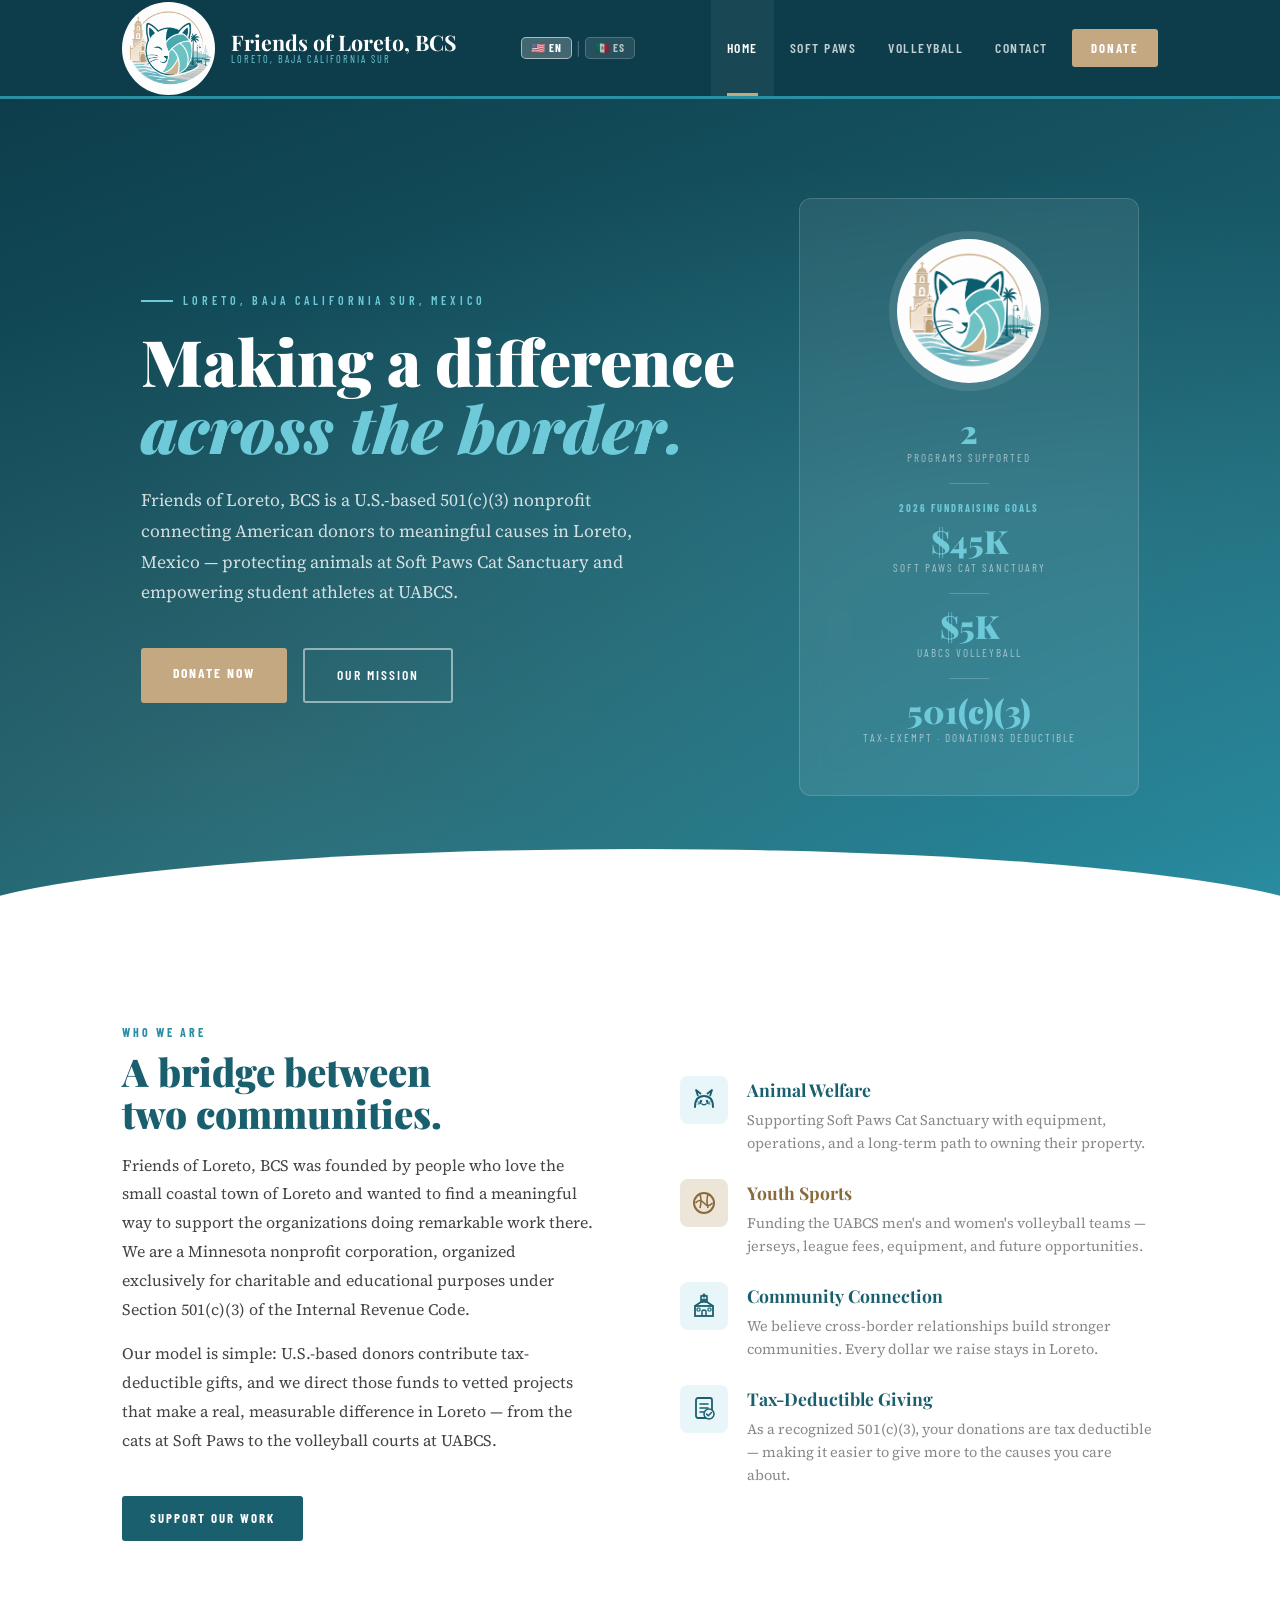
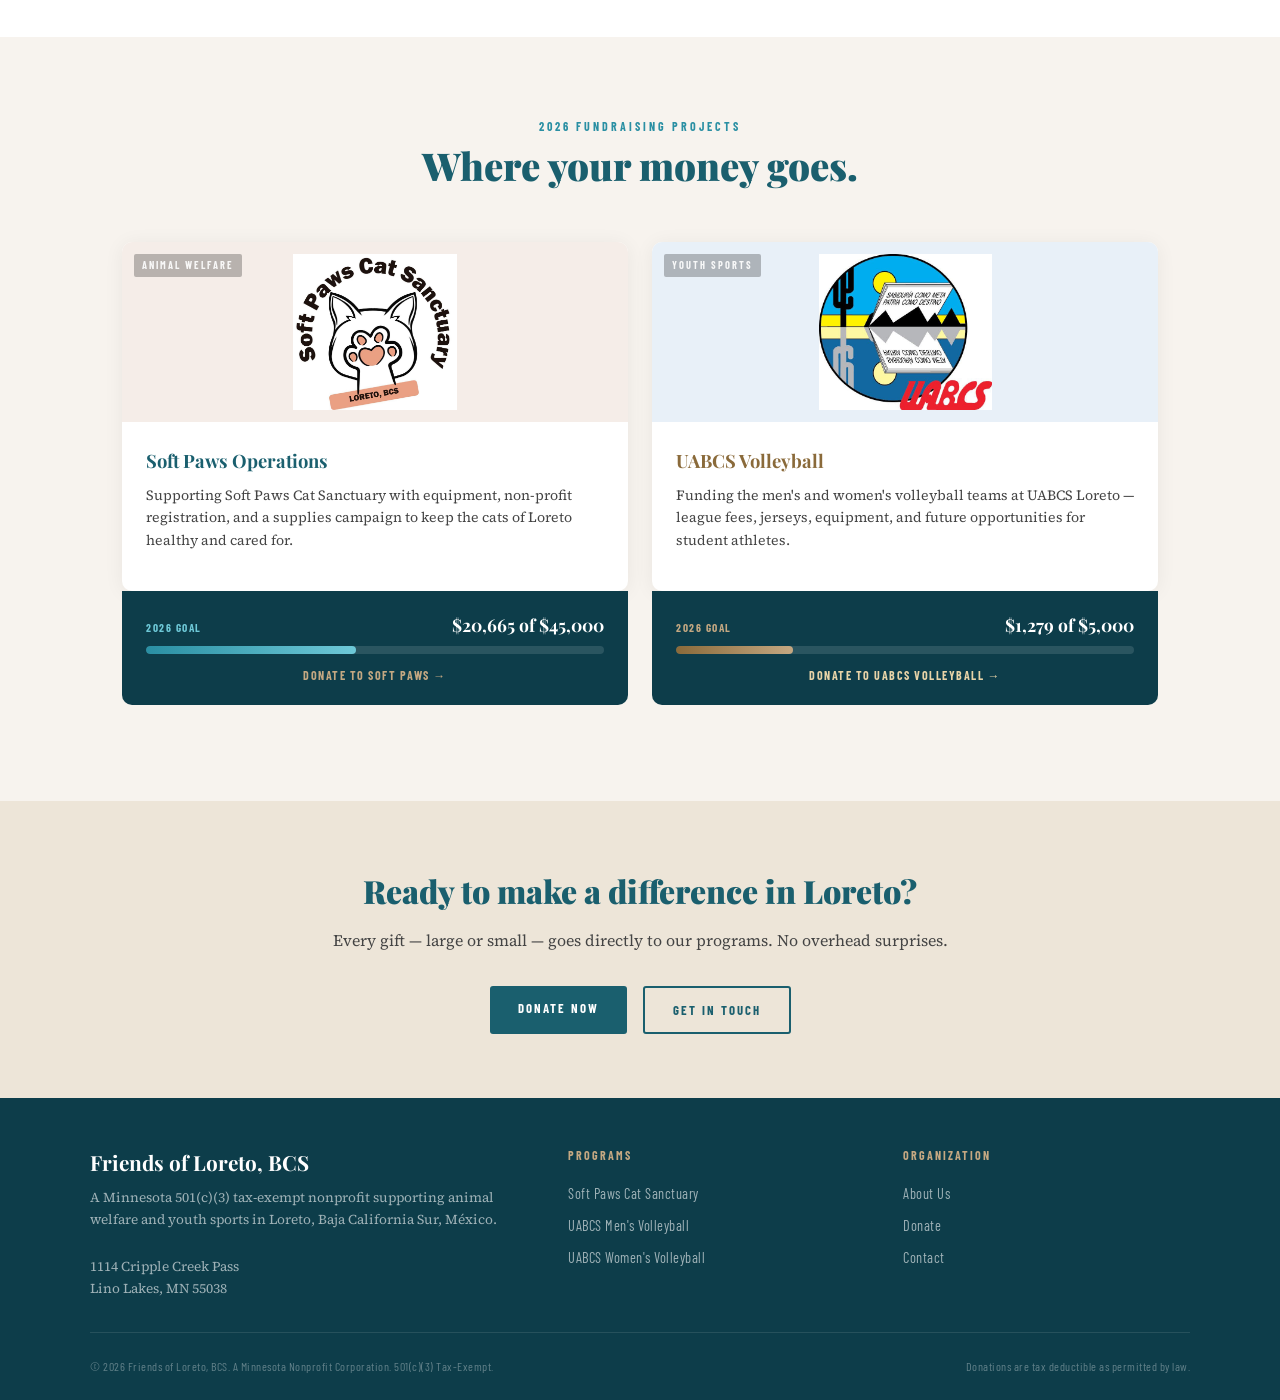
<file: index.html>
<!DOCTYPE html>
<html lang="en">
<head>
  <meta charset="UTF-8">
  <meta name="viewport" content="width=device-width, initial-scale=1.0">
  <title>Friends of Loreto, BCS — Home</title>
  <link rel="stylesheet" href="nav.css">
  <style>
    /* ── HERO ── */
    .hero {
      background: linear-gradient(160deg, var(--teal-900) 0%, var(--teal-700) 55%, var(--teal-500) 100%);
      min-height: 92vh;
      display: flex;
      align-items: center;
      position: relative;
      overflow: hidden;
    }

    .hero::before {
      content: '';
      position: absolute;
      inset: 0;
      background:
        radial-gradient(ellipse at 70% 50%, rgba(110, 201, 216, 0.15) 0%, transparent 60%),
        radial-gradient(ellipse at 20% 80%, rgba(196, 168, 130, 0.1) 0%, transparent 50%);
    }

    /* Decorative wave */
    .hero::after {
      content: '';
      position: absolute;
      bottom: -2px;
      left: 0;
      right: 0;
      height: 80px;
      background: var(--white);
      clip-path: ellipse(55% 100% at 50% 100%);
    }

    .hero-inner {
      position: relative;
      z-index: 1;
      max-width: 1100px;
      margin: 0 auto;
      padding: 6rem 2rem 8rem;
      display: grid;
      grid-template-columns: 1fr 340px;
      gap: 4rem;
      align-items: center;
    }

    .hero-eyebrow {
      font-family: var(--cond);
      font-size: 0.75rem;
      letter-spacing: 4px;
      text-transform: uppercase;
      font-weight: 600;
      color: var(--teal-300);
      margin-bottom: 1rem;
      display: flex;
      align-items: center;
      gap: 10px;
    }

    .hero-eyebrow::before {
      content: '';
      display: inline-block;
      width: 32px;
      height: 2px;
      background: var(--teal-300);
    }

    .hero-title {
      font-family: var(--serif);
      font-size: clamp(2.4rem, 5vw, 4rem);
      font-weight: 900;
      color: var(--white);
      line-height: 1.05;
      margin-bottom: 1.5rem;
    }

    .hero-title em {
      font-style: italic;
      color: var(--teal-300);
    }

    .hero-desc {
      font-size: 1.1rem;
      color: rgba(255,255,255,0.8);
      line-height: 1.75;
      margin-bottom: 2.5rem;
      max-width: 520px;
    }

    .hero-actions {
      display: flex;
      gap: 1rem;
      flex-wrap: wrap;
    }

    .btn-hero-primary {
      background: var(--sand-500);
      color: var(--white);
      font-family: var(--cond);
      font-size: 0.85rem;
      font-weight: 700;
      letter-spacing: 2px;
      text-transform: uppercase;
      text-decoration: none;
      padding: 0.9rem 2rem;
      border-radius: 3px;
      transition: background 0.2s, transform 0.2s;
      display: inline-block;
    }
    .btn-hero-primary:hover { background: var(--sand-700); transform: translateY(-2px); }

    .btn-hero-outline {
      background: transparent;
      color: var(--white);
      border: 2px solid rgba(255,255,255,0.5);
      font-family: var(--cond);
      font-size: 0.85rem;
      font-weight: 600;
      letter-spacing: 2px;
      text-transform: uppercase;
      text-decoration: none;
      padding: 0.9rem 2rem;
      border-radius: 3px;
      transition: all 0.2s;
      display: inline-block;
    }
    .btn-hero-outline:hover { border-color: white; background: rgba(255,255,255,0.1); }

    .hero-card {
      background: rgba(255,255,255,0.08);
      backdrop-filter: blur(12px);
      border: 1px solid rgba(255,255,255,0.15);
      border-radius: 12px;
      padding: 2rem;
      text-align: center;
    }

    .hero-logo {
      width: 160px;
      height: 160px;
      border-radius: 50%;
      object-fit: contain;
      background: rgba(255,255,255,0.1);
      padding: 8px;
      margin: 0 auto 1.5rem;
      display: block;
    }

    .hero-card-stat {
      margin-bottom: 1rem;
    }

    .hero-card-stat .num {
      font-family: var(--serif);
      font-size: 2rem;
      font-weight: 900;
      color: var(--teal-300);
      display: block;
      line-height: 1;
    }

    .hero-card-stat .label {
      font-family: var(--cond);
      font-size: 0.7rem;
      letter-spacing: 2px;
      text-transform: uppercase;
      color: rgba(255,255,255,0.55);
      display: block;
      margin-top: 2px;
    }

    .hero-card-divider {
      width: 40px;
      height: 1px;
      background: rgba(255,255,255,0.2);
      margin: 1rem auto;
    }

    /* ── MISSION ── */
    .mission {
      padding: 6rem 0;
      background: var(--white);
    }

    .mission-grid {
      display: grid;
      grid-template-columns: 1fr 1fr;
      gap: 5rem;
      align-items: center;
    }

    .mission-text .section-eyebrow { margin-bottom: 0.5rem; }

    .mission-text p {
      font-size: 1rem;
      color: var(--ink-mid);
      line-height: 1.8;
      margin-bottom: 1rem;
    }

    .mission-pillars {
      display: flex;
      flex-direction: column;
      gap: 1.5rem;
    }

    .pillar {
      display: flex;
      gap: 1.2rem;
      align-items: flex-start;
    }

    .pillar-icon {
      width: 48px;
      height: 48px;
      border-radius: 8px;
      background: var(--teal-100);
      display: flex;
      align-items: center;
      justify-content: center;
      font-size: 1.4rem;
      flex-shrink: 0;
    }

    .pillar-icon.sand { background: var(--sand-200); }

    .pillar-body h3 {
      font-family: var(--serif);
      font-size: 1.1rem;
      font-weight: 700;
      color: var(--teal-700);
      margin-bottom: 0.3rem;
    }

    .pillar-body h3.sand { color: var(--sand-700); }

    .pillar-body p {
      font-size: 0.9rem;
      color: var(--ink-light);
      line-height: 1.6;
    }

    /* ── PROGRAMS PREVIEW ── */
    .programs {
      padding: 5rem 0 6rem;
      background: var(--sand-100);
    }

    .programs-header {
      text-align: center;
      margin-bottom: 3.5rem;
    }

    .programs-grid {
      display: grid;
      grid-template-columns: repeat(3, 1fr);
      gap: 1.5rem;
    }

    .program-card {
      background: var(--white);
      border-radius: 10px;
      overflow: hidden;
      box-shadow: 0 2px 20px rgba(0,0,0,0.06);
      transition: transform 0.25s, box-shadow 0.25s;
      text-decoration: none;
      display: block;
      color: inherit;
    }

    .program-card:hover {
      transform: translateY(-6px);
      box-shadow: 0 8px 32px rgba(0,0,0,0.12);
    }

    .program-card-img {
      height: 180px;
      display: flex;
      align-items: center;
      justify-content: center;
      font-size: 3rem;
      position: relative;
    }

    .program-card-img.teal { background: linear-gradient(135deg, var(--teal-700), var(--teal-500)); }
    .program-card-img.teal2 { background: linear-gradient(135deg, var(--teal-500), var(--teal-300)); }
    .program-card-img.sand { background: linear-gradient(135deg, var(--sand-500), var(--sand-700)); }

    .program-card-img .card-tag {
      position: absolute;
      top: 12px;
      left: 12px;
      font-family: var(--cond);
      font-size: 0.65rem;
      letter-spacing: 2px;
      text-transform: uppercase;
      font-weight: 700;
      color: rgba(255,255,255,0.9);
      background: rgba(0,0,0,0.25);
      padding: 3px 8px;
      border-radius: 2px;
    }

    .program-card-body {
      padding: 1.5rem;
    }

    .program-card-body h3 {
      font-family: var(--serif);
      font-size: 1.15rem;
      font-weight: 700;
      color: var(--teal-700);
      margin-bottom: 0.5rem;
    }

    .program-card-body h3.sand { color: var(--sand-700); }

    .program-card-body p {
      font-size: 0.88rem;
      color: var(--ink-mid);
      line-height: 1.6;
      margin-bottom: 1rem;
    }

    .program-card-link {
      font-family: var(--cond);
      font-size: 0.75rem;
      letter-spacing: 1.5px;
      text-transform: uppercase;
      font-weight: 700;
      color: var(--teal-500);
      text-decoration: none;
    }

    .program-card-link.sand { color: var(--sand-700); }

    /* ── CAMPAIGN HIGHLIGHT ── */
    .campaign-highlight {
      padding: 6rem 0;
      background: var(--teal-900);
      position: relative;
      overflow: hidden;
    }

    .campaign-highlight::before {
      content: '';
      position: absolute;
      top: -80px;
      right: -80px;
      width: 400px;
      height: 400px;
      border-radius: 50%;
      background: radial-gradient(circle, rgba(110,201,216,0.12) 0%, transparent 70%);
    }

    .campaign-inner {
      position: relative;
      z-index: 1;
      display: grid;
      grid-template-columns: 1fr 1fr;
      gap: 5rem;
      align-items: center;
    }

    .campaign-text .section-eyebrow { color: var(--teal-300); }

    .campaign-text .section-title { color: var(--white); }

    .campaign-text p {
      color: rgba(255,255,255,0.7);
      line-height: 1.75;
      margin-bottom: 1.5rem;
    }

    .campaign-progress-box {
      background: rgba(255,255,255,0.06);
      border: 1px solid rgba(255,255,255,0.12);
      border-radius: 10px;
      padding: 2rem;
    }

    .progress-header {
      display: flex;
      justify-content: space-between;
      align-items: baseline;
      margin-bottom: 0.75rem;
    }

    .progress-title {
      font-family: var(--cond);
      font-size: 0.75rem;
      letter-spacing: 2px;
      text-transform: uppercase;
      color: rgba(255,255,255,0.5);
    }

    .progress-amount {
      font-family: var(--serif);
      font-size: 1.5rem;
      font-weight: 700;
      color: var(--white);
    }

    .progress-track {
      height: 10px;
      background: rgba(255,255,255,0.1);
      border-radius: 5px;
      overflow: hidden;
      margin-bottom: 0.5rem;
    }

    .progress-fill {
      height: 100%;
      background: linear-gradient(90deg, var(--teal-500), var(--teal-300));
      border-radius: 5px;
      width: 5%;
      transition: width 1s ease;
    }

    .progress-sub {
      font-family: var(--cond);
      font-size: 0.7rem;
      letter-spacing: 1px;
      color: rgba(255,255,255,0.35);
    }

    .progress-milestones {
      display: grid;
      grid-template-columns: repeat(3, 1fr);
      gap: 1rem;
      margin-top: 1.5rem;
      border-top: 1px solid rgba(255,255,255,0.08);
      padding-top: 1.5rem;
    }

    .milestone {
      text-align: center;
    }

    .milestone .year {
      font-family: var(--cond);
      font-size: 0.65rem;
      letter-spacing: 2px;
      text-transform: uppercase;
      color: rgba(255,255,255,0.4);
      display: block;
      margin-bottom: 3px;
    }

    .milestone .amount {
      font-family: var(--serif);
      font-size: 1.1rem;
      font-weight: 700;
      color: var(--teal-300);
      display: block;
    }

    .milestone .status {
      font-family: var(--cond);
      font-size: 0.65rem;
      letter-spacing: 1px;
      color: rgba(255,255,255,0.3);
      display: block;
      margin-top: 2px;
    }

    /* ── DONATE CTA ── */
    .cta-strip {
      padding: 4rem 0;
      background: var(--sand-200);
      text-align: center;
    }

    .cta-strip h2 {
      font-family: var(--serif);
      font-size: 2rem;
      font-weight: 900;
      color: var(--teal-700);
      margin-bottom: 0.75rem;
    }

    .cta-strip p {
      color: var(--ink-mid);
      margin-bottom: 2rem;
      font-size: 1rem;
    }

    .cta-actions {
      display: flex;
      gap: 1rem;
      justify-content: center;
      flex-wrap: wrap;
    }
  </style>
</head>
<body>

<div id="site-nav"></div>

<!-- ── HERO ── -->
<section class="hero">
  <div class="hero-inner">
    <div class="hero-content">
      <div class="hero-eyebrow">Loreto, Baja California Sur, Mexico</div>
      <h1 class="hero-title">
        <span data-en="Making a difference" data-es="Haciendo la diferencia">Making a difference</span><br>
        <em data-en="across the border." data-es="más allá de la frontera.">across the border.</em>
      </h1>
      <p class="hero-desc" data-en="Friends of Loreto, BCS is a U.S.-based 501(c)(3) nonprofit connecting American donors to meaningful causes in Loreto, Mexico — protecting animals at Soft Paws Cat Sanctuary and empowering student athletes at UABCS."
         data-es="Friends of Loreto, BCS es una organización sin fines de lucro con base en EE. UU. que conecta a donantes estadounidenses con causas significativas en Loreto, México — protegiendo a los animales en el Refugio Soft Paws y apoyando a los atletas universitarios de la UABCS.">
        Friends of Loreto, BCS is a U.S.-based 501(c)(3) nonprofit connecting American donors
        to meaningful causes in Loreto, Mexico — protecting animals at Soft Paws Cat Sanctuary
        and empowering student athletes at UABCS.
      </p>
      <div class="hero-actions">
        <a href="donate.html" class="btn-hero-primary" data-en="Donate Now" data-es="Donar Ahora">Donate Now</a>
        <a href="index.html#about" class="btn-hero-outline" data-en="Our Mission" data-es="Nuestra Misión">Our Mission</a>
      </div>
    </div>
    <div class="hero-card">
      <img src="logo.png" alt="Friends of Loreto BCS" class="hero-logo">
      <div class="hero-card-stat">
        <span class="num">2</span>
        <span class="label" data-en="Programs Supported" data-es="Programas Apoyados">Programs Supported</span>
      </div>
      <div class="hero-card-divider"></div>
      <div style="font-family:var(--cond); font-size:0.65rem; letter-spacing:2px; text-transform:uppercase; color:var(--teal-300); text-align:center; margin:0.25rem 0 0.5rem; font-weight:700;" data-en="2026 Fundraising Goals" data-es="Metas de Recaudación 2026">2026 Fundraising Goals</div>
      <div class="hero-card-stat">
        <span class="num">$45K</span>
        <span class="label" data-en="Soft Paws Cat Sanctuary" data-es="Refugio Soft Paws">Soft Paws Cat Sanctuary</span>
      </div>
      <div class="hero-card-divider"></div>
      <div class="hero-card-stat">
        <span class="num">$5K</span>
        <span class="label" data-en="UABCS Volleyball" data-es="Voleibol UABCS">UABCS Volleyball</span>
      </div>
      <div class="hero-card-divider"></div>
      <div class="hero-card-stat">
        <span class="num">501(c)(3)</span>
        <span class="label" data-en="Tax-Exempt · Donations Deductible" data-es="Exento de Impuestos · Donaciones Deducibles">Tax-Exempt · Donations Deductible</span>
      </div>
    </div>
  </div>
</section>

<!-- ── MISSION ── -->
<section class="mission" id="about">
  <div class="container">
    <div class="mission-grid">
      <div class="mission-text">
        <div class="section-eyebrow" data-en="Who We Are" data-es="Quiénes Somos">Who We Are</div>
        <h2 class="section-title" data-en="A bridge between<br>two communities." data-es="Un puente entre<br>dos comunidades.">A bridge between<br>two communities.</h2>
        <p data-en="Friends of Loreto, BCS was founded by people who love the small coastal town of Loreto and wanted to find a meaningful way to support the organizations doing remarkable work there. We are a Minnesota nonprofit corporation, organized exclusively for charitable and educational purposes under Section 501(c)(3) of the Internal Revenue Code."
           data-es="Friends of Loreto, BCS fue fundada por personas que aman el pequeño pueblo costero de Loreto y que querían encontrar una manera significativa de apoyar a las organizaciones que hacen un trabajo extraordinario ahí. Somos una corporación sin fines de lucro de Minnesota, organizada exclusivamente con fines caritativos y educativos bajo la Sección 501(c)(3) del Código de Rentas Internas.">
          Friends of Loreto, BCS was founded by people who love the small
          coastal town of Loreto and wanted to find a meaningful way to support the
          organizations doing remarkable work there. We are a Minnesota nonprofit corporation,
          organized exclusively for charitable and educational purposes under Section 501(c)(3)
          of the Internal Revenue Code.
        </p>
        <p data-en="Our model is simple: U.S.-based donors contribute tax-deductible gifts, and we direct those funds to vetted projects that make a real, measurable difference in Loreto — from the cats at Soft Paws to the volleyball courts at UABCS."
           data-es="Nuestro modelo es sencillo: donantes con base en EE. UU. contribuyen con donativos deducibles de impuestos, y nosotros dirigimos esos fondos a proyectos verificados que generan una diferencia real y medible en Loreto — desde los gatos de Soft Paws hasta las canchas de voleibol de la UABCS.">
          Our model is simple: U.S.-based donors contribute tax-deductible gifts, and we
          direct those funds to vetted projects that make a real, measurable difference
          in Loreto — from the cats at Soft Paws to the volleyball courts at UABCS.
        </p>
        <br>
        <a href="donate.html" class="btn btn-primary" data-en="Support Our Work" data-es="Apoya Nuestra Causa">Support Our Work</a>
      </div>
      <div class="mission-pillars">
        <div class="pillar">
          <div class="pillar-icon">
            <svg width="26" height="26" viewBox="0 0 26 26" fill="none" xmlns="http://www.w3.org/2000/svg">
              <path d="M4 20 C4 13 7 9 13 9 C19 9 22 13 22 20" stroke="#1a5f6e" stroke-width="2" stroke-linecap="round"/>
              <path d="M7 9 L5 3 L10 7" stroke="#1a5f6e" stroke-width="1.8" stroke-linejoin="round"/>
              <path d="M19 9 L21 3 L16 7" stroke="#1a5f6e" stroke-width="1.8" stroke-linejoin="round"/>
              <circle cx="10" cy="14" r="1.2" fill="#1a5f6e"/>
              <circle cx="16" cy="14" r="1.2" fill="#1a5f6e"/>
              <path d="M11 17 Q13 18.5 15 17" stroke="#1a5f6e" stroke-width="1.5" stroke-linecap="round"/>
              <path d="M7 15 L10 15.5" stroke="#1a5f6e" stroke-width="1" stroke-linecap="round"/>
              <path d="M7 17 L10 16.5" stroke="#1a5f6e" stroke-width="1" stroke-linecap="round"/>
              <path d="M19 15 L16 15.5" stroke="#1a5f6e" stroke-width="1" stroke-linecap="round"/>
              <path d="M19 17 L16 16.5" stroke="#1a5f6e" stroke-width="1" stroke-linecap="round"/>
            </svg>
          </div>
          <div class="pillar-body">
            <h3 data-en="Animal Welfare" data-es="Bienestar Animal">Animal Welfare</h3>
            <p data-en="Supporting Soft Paws Cat Sanctuary with equipment, operations, and a long-term path to owning their property."
               data-es="Apoyando al Refugio Soft Paws con equipo, operaciones y un camino a largo plazo para adquirir su propiedad.">Supporting Soft Paws Cat Sanctuary with equipment, operations, and a long-term path to owning their property.</p>
          </div>
        </div>
        <div class="pillar">
          <div class="pillar-icon sand">
            <svg width="26" height="26" viewBox="0 0 26 26" fill="none" xmlns="http://www.w3.org/2000/svg">
              <circle cx="13" cy="13" r="10" stroke="#8a6a3a" stroke-width="2"/>
              <path d="M4.5 13 Q9 8 13 13 Q17 18 21.5 13" stroke="#8a6a3a" stroke-width="1.6"/>
              <path d="M9 4.5 Q11 10 9 18" stroke="#8a6a3a" stroke-width="1.6"/>
              <path d="M17 4.5 Q15 10 17 18" stroke="#8a6a3a" stroke-width="1.6"/>
            </svg>
          </div>
          <div class="pillar-body">
            <h3 class="sand" data-en="Youth Sports" data-es="Deporte Juvenil">Youth Sports</h3>
            <p data-en="Funding the UABCS men's and women's volleyball teams — jerseys, league fees, equipment, and future opportunities."
               data-es="Financiando los equipos varonil y femenil de voleibol de la UABCS — uniformes, cuotas de liga, equipamiento y oportunidades futuras.">Funding the UABCS men's and women's volleyball teams — jerseys, league fees, equipment, and future opportunities.</p>
          </div>
        </div>
        <div class="pillar">
          <div class="pillar-icon">
            <svg width="26" height="26" viewBox="0 0 26 26" fill="none" xmlns="http://www.w3.org/2000/svg">
              <rect x="4" y="13" width="18" height="10" stroke="#1a5f6e" stroke-width="1.8"/>
              <path d="M11 23 L11 18 Q13 16 15 18 L15 23" stroke="#1a5f6e" stroke-width="1.5"/>
              <path d="M4 13 L13 7 L22 13" stroke="#1a5f6e" stroke-width="1.8" stroke-linejoin="round"/>
              <rect x="10" y="3" width="6" height="6" stroke="#1a5f6e" stroke-width="1.6"/>
              <path d="M10 7 Q13 5 16 7" stroke="#1a5f6e" stroke-width="1.2"/>
              <line x1="13" y1="1" x2="13" y2="4" stroke="#1a5f6e" stroke-width="1.5" stroke-linecap="round"/>
              <line x1="11.5" y1="2.2" x2="14.5" y2="2.2" stroke="#1a5f6e" stroke-width="1.5" stroke-linecap="round"/>
              <rect x="6" y="15" width="3" height="3" rx="1" stroke="#1a5f6e" stroke-width="1.2"/>
              <rect x="17" y="15" width="3" height="3" rx="1" stroke="#1a5f6e" stroke-width="1.2"/>
            </svg>
          </div>
          <div class="pillar-body">
            <h3 data-en="Community Connection" data-es="Conexión Comunitaria">Community Connection</h3>
            <p data-en="We believe cross-border relationships build stronger communities. Every dollar we raise stays in Loreto."
               data-es="Creemos que las relaciones transfronterizas construyen comunidades más fuertes. Cada peso que recaudamos se queda en Loreto.">We believe cross-border relationships build stronger communities. Every dollar we raise stays in Loreto.</p>
          </div>
        </div>
        <div class="pillar">
          <div class="pillar-icon">
            <svg width="26" height="26" viewBox="0 0 26 26" fill="none" xmlns="http://www.w3.org/2000/svg">
              <rect x="5" y="2" width="16" height="20" rx="2" stroke="#1a5f6e" stroke-width="1.8"/>
              <line x1="9" y1="8" x2="17" y2="8" stroke="#1a5f6e" stroke-width="1.5" stroke-linecap="round"/>
              <line x1="9" y1="12" x2="17" y2="12" stroke="#1a5f6e" stroke-width="1.5" stroke-linecap="round"/>
              <line x1="9" y1="16" x2="14" y2="16" stroke="#1a5f6e" stroke-width="1.5" stroke-linecap="round"/>
              <circle cx="18" cy="18" r="5" fill="#e8f6f9" stroke="#1a5f6e" stroke-width="1.5"/>
              <path d="M15.5 18 L17.2 19.8 L20.5 16.5" stroke="#1a5f6e" stroke-width="1.5" stroke-linecap="round" stroke-linejoin="round"/>
            </svg>
          </div>
          <div class="pillar-body">
            <h3 data-en="Tax-Deductible Giving" data-es="Donaciones Deducibles">Tax-Deductible Giving</h3>
            <p data-en="As a recognized 501(c)(3), your donations are tax deductible — making it easier to give more to the causes you care about."
               data-es="Como organización reconocida 501(c)(3), tus donaciones son deducibles de impuestos — lo que facilita dar más a las causas que te importan.">As a recognized 501(c)(3), your donations are tax deductible — making it easier to give more to the causes you care about.</p>
          </div>
        </div>
      </div>
    </div>
  </div>
</section>

<!-- ── PROGRAMS PREVIEW ── -->
<section class="programs">
  <div class="container">
    <div class="programs-header">
      <div class="section-eyebrow" data-en="2026 Fundraising Projects" data-es="Proyectos de Recaudación 2026">2026 Fundraising Projects</div>
      <h2 class="section-title" data-en="Where your money goes." data-es="A dónde va tu donativo.">Where your money goes.</h2>
    </div>
    <div class="programs-grid" style="grid-template-columns: 1fr 1fr;">

      <!-- Soft Paws card -->
      <div>
        <a href="soft-paws.html" class="program-card" style="display:block; text-decoration:none; color:inherit;">
          <div class="program-card-img teal" style="background: #f5ede8;">
            <img src="soft-paws-logo.jpg" alt="Soft Paws Cat Sanctuary" style="width:100%; height:100%; object-fit:contain; padding:12px;">
            <span class="card-tag" data-en="Animal Welfare" data-es="Bienestar Animal">Animal Welfare</span>
          </div>
          <div class="program-card-body">
            <h3 data-en="Soft Paws Operations" data-es="Operaciones Soft Paws">Soft Paws Operations</h3>
            <p data-en="Supporting Soft Paws Cat Sanctuary with equipment, non-profit registration, and a supplies campaign to keep the cats of Loreto healthy and cared for."
               data-es="Apoyando al Refugio Soft Paws con equipo, registro de asociación civil y una campaña de insumos para mantener a los gatos de Loreto sanos y bien cuidados.">Supporting Soft Paws Cat Sanctuary with equipment, non-profit registration, and a supplies campaign to keep the cats of Loreto healthy and cared for.</p>
          </div>
        </a>
        <!-- Soft Paws tracker -->
        <div style="background:var(--teal-900); border-radius:0 0 10px 10px; padding:1.25rem 1.5rem;">
          <div style="display:flex; justify-content:space-between; align-items:baseline; margin-bottom:0.4rem;">
            <span style="font-family:var(--cond); font-size:0.7rem; letter-spacing:1.5px; text-transform:uppercase; color:var(--teal-300); font-weight:700;" data-en="2026 Goal" data-es="Meta 2026">2026 Goal</span>
            <span style="font-family:var(--serif); font-size:1.1rem; font-weight:700; color:var(--white);" data-en="$20,665 of $45,000" data-es="$20,665 de $45,000">$20,665 of $45,000</span>
          </div>
          <div style="height:8px; background:rgba(255,255,255,0.12); border-radius:4px; overflow:hidden; margin-bottom:0.75rem;">
            <div style="width:45.92%; height:100%; background:linear-gradient(90deg, var(--teal-500), var(--teal-300)); border-radius:4px;"></div>
          </div>
          <a href="https://www.zeffy.com/en-US/donation-form/donate-to-friends-of-loreto-bcs" target="_blank" style="display:block; text-align:center; font-family:var(--cond); font-size:0.75rem; font-weight:700; letter-spacing:1.5px; text-transform:uppercase; color:var(--sand-500); text-decoration:none;" data-en="Donate to Soft Paws →" data-es="Donar a Soft Paws →">Donate to Soft Paws →</a>
        </div>
      </div>

      <!-- Volleyball card -->
      <div>
        <a href="volleyball.html" class="program-card" style="display:block; text-decoration:none; color:inherit;">
          <div class="program-card-img sand" style="background: #e8f0f8;">
            <img src="uabcs-logo.jpg" alt="UABCS Loreto Volleyball" style="width:100%; height:100%; object-fit:contain; padding:12px;">
            <span class="card-tag" data-en="Youth Sports" data-es="Deporte Juvenil">Youth Sports</span>
          </div>
          <div class="program-card-body">
            <h3 class="sand" data-en="UABCS Volleyball" data-es="Voleibol UABCS">UABCS Volleyball</h3>
            <p data-en="Funding the men's and women's volleyball teams at UABCS Loreto — league fees, jerseys, equipment, and future opportunities for student athletes."
               data-es="Financiando los equipos varonil y femenil de voleibol de la UABCS Loreto — cuotas de liga, uniformes, equipamiento y oportunidades futuras para los atletas universitarios.">Funding the men's and women's volleyball teams at UABCS Loreto — league fees, jerseys, equipment, and future opportunities for student athletes.</p>
          </div>
        </a>
        <!-- Volleyball tracker -->
        <div style="background:var(--teal-900); border-radius:0 0 10px 10px; padding:1.25rem 1.5rem;">
          <div style="display:flex; justify-content:space-between; align-items:baseline; margin-bottom:0.4rem;">
            <span style="font-family:var(--cond); font-size:0.7rem; letter-spacing:1.5px; text-transform:uppercase; color:var(--sand-500); font-weight:700;" data-en="2026 Goal" data-es="Meta 2026">2026 Goal</span>
            <span style="font-family:var(--serif); font-size:1.1rem; font-weight:700; color:var(--white);" data-en="$1,279 of $5,000" data-es="$1,279 de $5,000">$1,279 of $5,000</span>
          </div>
          <div style="height:8px; background:rgba(255,255,255,0.12); border-radius:4px; overflow:hidden; margin-bottom:0.75rem;">
            <div style="width:25.58%; height:100%; background:linear-gradient(90deg, var(--sand-700), var(--sand-500)); border-radius:4px;"></div>
          </div>
          <a href="https://www.zeffy.com/en-US/donation-form/donate-to-uabcs-loreto-volleyball" target="_blank" style="display:block; text-align:center; font-family:var(--cond); font-size:0.75rem; font-weight:700; letter-spacing:1.5px; text-transform:uppercase; color:var(--sand-300, #e8d4a8); text-decoration:none;" data-en="Donate to UABCS Volleyball →" data-es="Donar al Voleibol UABCS →">Donate to UABCS Volleyball →</a>
        </div>
      </div>

    </div>
  </div>
</section>

<!-- ── CTA STRIP ── -->
<section class="cta-strip">
  <div class="container">
    <h2 data-en="Ready to make a difference in Loreto?" data-es="¿Listo para hacer la diferencia en Loreto?">Ready to make a difference in Loreto?</h2>
    <p data-en="Every gift — large or small — goes directly to our programs. No overhead surprises."
       data-es="Cada donativo — grande o pequeño — va directamente a nuestros programas. Sin sorpresas administrativas.">Every gift — large or small — goes directly to our programs. No overhead surprises.</p>
    <div class="cta-actions">
      <a href="donate.html" class="btn btn-primary" data-en="Donate Now" data-es="Donar Ahora">Donate Now</a>
      <a href="contact.html" class="btn btn-outline" data-en="Get in Touch" data-es="Contáctanos">Get in Touch</a>
    </div>
  </div>
</section>

<div id="site-footer"></div>
<script src="nav.js"></script>
</body>
</html>
</file>
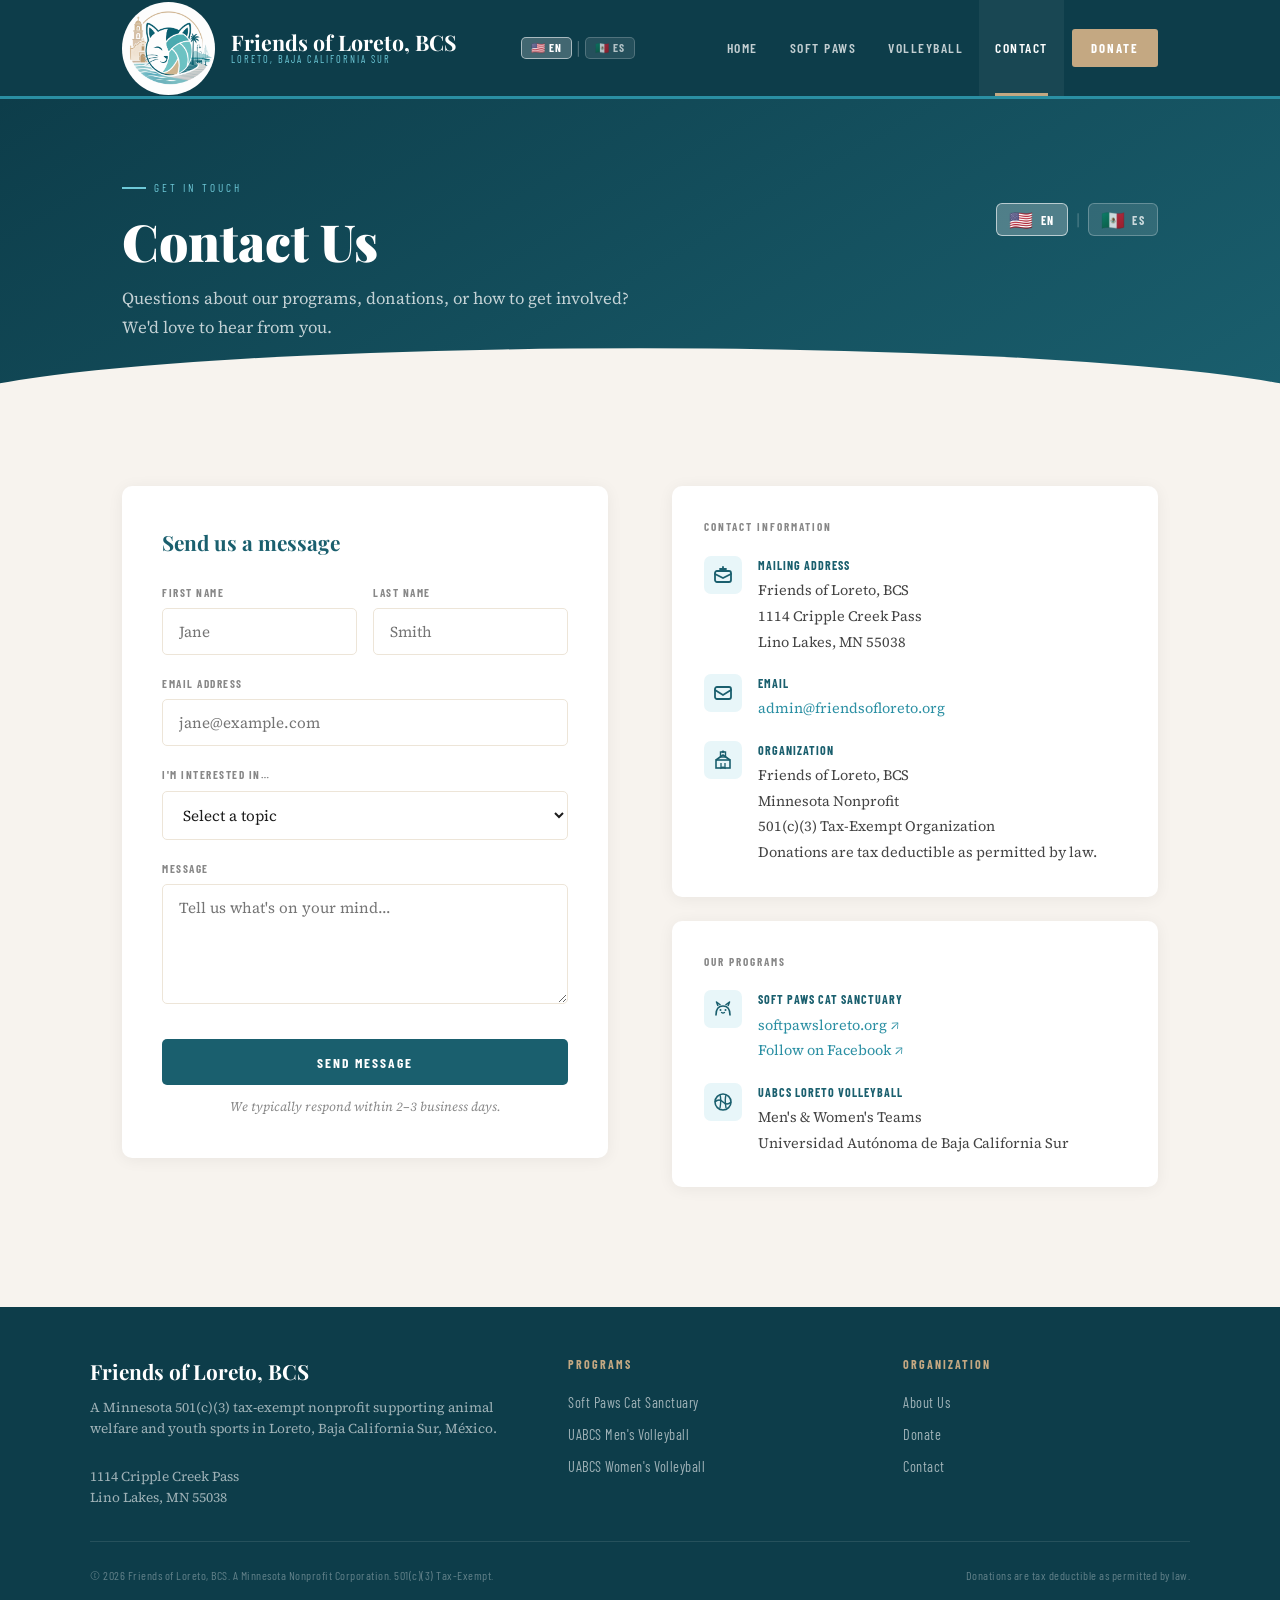
<file: contact.html>
<!DOCTYPE html>
<html lang="en">
<head>
  <meta charset="UTF-8">
  <meta name="viewport" content="width=device-width, initial-scale=1.0">
  <title>Contact — Friends of Loreto, BCS</title>
  <link rel="stylesheet" href="nav.css">
  <style>
    .page-hero {
      background: linear-gradient(150deg, var(--teal-900), var(--teal-700));
      padding: 5rem 0 4rem;
      position: relative; overflow: hidden;
    }
    .page-hero::after {
      content: ''; position: absolute; bottom: -2px; left: 0; right: 0;
      height: 60px; background: var(--sand-100);
      clip-path: ellipse(55% 100% at 50% 100%);
    }
    .page-hero-inner { position: relative; z-index: 1; max-width: 1100px; margin: 0 auto; padding: 0 2rem; }
    .page-hero-eyebrow { font-family: var(--cond); font-size: 0.7rem; letter-spacing: 3px; text-transform: uppercase; color: var(--teal-300); margin-bottom: 1rem; display: flex; align-items: center; gap: 8px; }
    .page-hero-eyebrow::before { content: ''; display: inline-block; width: 24px; height: 2px; background: var(--teal-300); }
    .page-hero h1 { font-family: var(--serif); font-size: clamp(2.2rem, 4vw, 3.4rem); font-weight: 900; color: var(--white); line-height: 1.1; margin-bottom: 1rem; }
    .page-hero p { color: rgba(255,255,255,0.75); font-size: 1.05rem; max-width: 540px; line-height: 1.7; }

    /* Language toggle */
    .lang-toggle {
      position: absolute;
      top: 1.5rem;
      right: 2rem;
      display: flex;
      align-items: center;
      gap: 8px;
      z-index: 10;
    }
    .lang-btn {
      display: flex;
      align-items: center;
      gap: 6px;
      background: rgba(255,255,255,0.12);
      border: 1.5px solid rgba(255,255,255,0.25);
      border-radius: 6px;
      padding: 6px 12px;
      cursor: pointer;
      transition: all 0.2s;
      font-family: var(--cond);
      font-size: 0.75rem;
      font-weight: 700;
      letter-spacing: 1.5px;
      text-transform: uppercase;
      color: rgba(255,255,255,0.75);
    }
    .lang-btn:hover { background: rgba(255,255,255,0.2); color: white; }
    .lang-btn.active { background: rgba(255,255,255,0.25); border-color: rgba(255,255,255,0.6); color: white; }
    .lang-btn .flag { font-size: 1.2rem; line-height: 1; }
    .lang-divider { color: rgba(255,255,255,0.3); font-size: 0.9rem; }

    .contact-section { background: var(--sand-100); padding: 5rem 0 6rem; }
    .contact-grid { display: grid; grid-template-columns: 1fr 1fr; gap: 4rem; align-items: start; }
    .contact-form-card { background: var(--white); border-radius: 10px; padding: 2.5rem; box-shadow: 0 2px 16px rgba(0,0,0,0.06); }
    .contact-form-card h3 { font-family: var(--serif); font-size: 1.3rem; font-weight: 700; color: var(--teal-700); margin-bottom: 1.5rem; }
    .form-group { margin-bottom: 1.25rem; }
    .form-group label { display: block; font-family: var(--cond); font-size: 0.7rem; letter-spacing: 1.5px; text-transform: uppercase; font-weight: 700; color: var(--ink-light); margin-bottom: 0.4rem; }
    .form-group input, .form-group select, .form-group textarea { width: 100%; padding: 0.75rem 1rem; border: 1.5px solid var(--sand-200); border-radius: 5px; font-family: var(--body); font-size: 0.95rem; color: var(--ink); background: var(--white); transition: border-color 0.2s; outline: none; }
    .form-group input:focus, .form-group select:focus, .form-group textarea:focus { border-color: var(--teal-500); }
    .form-group textarea { resize: vertical; min-height: 120px; }
    .form-row { display: grid; grid-template-columns: 1fr 1fr; gap: 1rem; }
    .form-submit { width: 100%; padding: 0.9rem; background: var(--teal-700); color: var(--white); border: none; border-radius: 5px; font-family: var(--cond); font-size: 0.85rem; font-weight: 700; letter-spacing: 2px; text-transform: uppercase; cursor: pointer; transition: background 0.2s; margin-top: 0.5rem; }
    .form-submit:hover { background: var(--teal-900); }
    .form-submit:disabled { background: var(--teal-500); cursor: not-allowed; }
    .form-note { font-size: 0.8rem; color: var(--ink-light); margin-top: 0.75rem; font-style: italic; text-align: center; }
    .form-success { display: none; background: var(--teal-100); border: 1.5px solid var(--teal-500); border-radius: 6px; padding: 1rem 1.25rem; margin-top: 1rem; font-family: var(--cond); font-size: 0.9rem; font-weight: 700; color: var(--teal-700); text-align: center; }
    .form-error { display: none; background: #fef2f2; border: 1.5px solid #f87171; border-radius: 6px; padding: 1rem 1.25rem; margin-top: 1rem; font-size: 0.88rem; color: #b91c1c; text-align: center; }
    .contact-info {}
    .info-card { background: var(--white); border-radius: 10px; padding: 2rem; box-shadow: 0 2px 16px rgba(0,0,0,0.06); margin-bottom: 1.5rem; }
    .info-card h4 { font-family: var(--cond); font-size: 0.7rem; letter-spacing: 2px; text-transform: uppercase; font-weight: 700; color: var(--ink-light); margin-bottom: 1.25rem; }
    .info-item { display: flex; gap: 1rem; align-items: flex-start; margin-bottom: 1.25rem; }
    .info-item:last-child { margin-bottom: 0; }
    .info-icon { width: 38px; height: 38px; border-radius: 7px; background: var(--teal-100); display: flex; align-items: center; justify-content: center; flex-shrink: 0; }
    .info-body strong { display: block; font-family: var(--cond); font-size: 0.75rem; letter-spacing: 1px; text-transform: uppercase; font-weight: 700; color: var(--teal-700); margin-bottom: 2px; }
    .info-body span { font-size: 0.9rem; color: var(--ink-mid); line-height: 1.5; }
    .info-body a { color: var(--teal-500); text-decoration: none; }
    .info-body a:hover { text-decoration: underline; }
    .program-links-card { background: var(--teal-900); border-radius: 10px; padding: 2rem; }
    .program-links-card h4 { font-family: var(--cond); font-size: 0.7rem; letter-spacing: 2px; text-transform: uppercase; font-weight: 700; color: var(--teal-300); margin-bottom: 1.25rem; }
    .program-link-item { display: flex; align-items: center; gap: 0.75rem; padding: 0.65rem 0; border-bottom: 1px solid rgba(255,255,255,0.08); text-decoration: none; color: rgba(255,255,255,0.75); transition: color 0.2s; font-size: 0.9rem; }
    .program-link-item:last-child { border-bottom: none; }
    .program-link-item:hover { color: var(--teal-300); }
  </style>
</head>
<body>

<div id="site-nav"></div>

<section class="page-hero">
  <div class="page-hero-inner">

    <!-- Language Toggle -->
    <div class="lang-toggle">
      <button class="lang-btn active" id="btn-en" onclick="setLang('en')">
        <span class="flag">🇺🇸</span> EN
      </button>
      <span class="lang-divider">|</span>
      <button class="lang-btn" id="btn-es" onclick="setLang('es')">
        <span class="flag">🇲🇽</span> ES
      </button>
    </div>

    <div class="page-hero-eyebrow" data-en="Get in Touch" data-es="Contáctanos">Get in Touch</div>
    <h1 data-en="Contact Us" data-es="Contáctanos">Contact Us</h1>
    <p data-en="Questions about our programs, donations, or how to get involved? We'd love to hear from you."
       data-es="¿Tienes preguntas sobre nuestros programas, donaciones o cómo participar? Con gusto te atendemos.">
      Questions about our programs, donations, or how to get involved? We'd love to hear from you.
    </p>
  </div>
</section>

<section class="contact-section">
  <div class="container">
    <div class="contact-grid">

      <div class="contact-form-card">
        <h3 data-en="Send us a message" data-es="Envíanos un mensaje">Send us a message</h3>
        <form id="contact-form">
          <div class="form-row">
            <div class="form-group">
              <label for="first-name" data-en="First Name" data-es="Nombre">First Name</label>
              <input type="text" id="first-name" name="first-name" placeholder="Jane" data-placeholder-en="Jane" data-placeholder-es="María" required>
            </div>
            <div class="form-group">
              <label for="last-name" data-en="Last Name" data-es="Apellido">Last Name</label>
              <input type="text" id="last-name" name="last-name" placeholder="Smith" data-placeholder-en="Smith" data-placeholder-es="González" required>
            </div>
          </div>
          <div class="form-group">
            <label for="email" data-en="Email Address" data-es="Correo Electrónico">Email Address</label>
            <input type="email" id="email" name="email" placeholder="jane@example.com" required>
          </div>
          <div class="form-group">
            <label for="subject" data-en="I'm interested in…" data-es="Me interesa…">I'm interested in…</label>
            <select id="subject" name="subject">
              <option value="" data-en="Select a topic" data-es="Elige un tema">Select a topic</option>
              <option value="donate" data-en="Making a donation" data-es="Hacer una donación">Making a donation</option>
              <option value="softpaws" data-en="Soft Paws Cat Sanctuary" data-es="Refugio Soft Paws">Soft Paws Cat Sanctuary</option>
              <option value="volleyball" data-en="UABCS Volleyball" data-es="Voleibol UABCS">UABCS Volleyball</option>
              <option value="volunteer" data-en="Volunteering or getting involved" data-es="Ser voluntario o participar">Volunteering or getting involved</option>
              <option value="media" data-en="Media / Press inquiry" data-es="Medios / Prensa">Media / Press inquiry</option>
              <option value="other" data-en="Something else" data-es="Otro asunto">Something else</option>
            </select>
          </div>
          <div class="form-group">
            <label for="message" data-en="Message" data-es="Mensaje">Message</label>
            <textarea id="message" name="message" placeholder="Tell us what's on your mind…"
              data-placeholder-en="Tell us what's on your mind…"
              data-placeholder-es="Cuéntanos en qué podemos ayudarte…" required></textarea>
          </div>
          <button type="submit" class="form-submit" id="submit-btn"
            data-en="Send Message" data-es="Enviar Mensaje">Send Message</button>
          <p class="form-note" data-en="We typically respond within 2–3 business days."
             data-es="Por lo general respondemos en 2 a 3 días hábiles.">
            We typically respond within 2–3 business days.
          </p>
          <div class="form-success" id="form-success"
            data-en="✓ Message sent — we'll be in touch soon!"
            data-es="✓ ¡Mensaje enviado! Nos pondremos en contacto pronto.">
            ✓ Message sent — we'll be in touch soon!
          </div>
          <div class="form-error" id="form-error"
            data-en="Something went wrong. Please try again or email us directly at admin@friendsofloreto.org"
            data-es="Algo salió mal. Por favor intenta de nuevo o escríbenos directamente a admin@friendsofloreto.org">
            Something went wrong. Please try again or email us directly at admin@friendsofloreto.org
          </div>
        </form>
      </div>

      <div class="contact-info">
        <div class="info-card">
          <h4 data-en="Contact Information" data-es="Información de Contacto">Contact Information</h4>
          <div class="info-item">
            <div class="info-icon">
              <svg width="20" height="20" viewBox="0 0 20 20" fill="none" xmlns="http://www.w3.org/2000/svg">
                <rect x="2" y="6" width="16" height="11" rx="2" stroke="#1a5f6e" stroke-width="1.8"/>
                <path d="M2 9 L10 13 L18 9" stroke="#1a5f6e" stroke-width="1.8" stroke-linecap="round"/>
                <line x1="10" y1="2" x2="10" y2="6" stroke="#1a5f6e" stroke-width="1.8" stroke-linecap="round"/>
                <line x1="7" y1="4" x2="13" y2="4" stroke="#1a5f6e" stroke-width="1.8" stroke-linecap="round"/>
              </svg>
            </div>
            <div class="info-body">
              <strong data-en="Mailing Address" data-es="Dirección Postal">Mailing Address</strong>
              <span>Friends of Loreto, BCS<br>1114 Cripple Creek Pass<br>Lino Lakes, MN 55038</span>
            </div>
          </div>
          <div class="info-item">
            <div class="info-icon">
              <svg width="20" height="20" viewBox="0 0 20 20" fill="none" xmlns="http://www.w3.org/2000/svg">
                <rect x="2" y="4" width="16" height="12" rx="2" stroke="#1a5f6e" stroke-width="1.8"/>
                <path d="M2 7 L10 12 L18 7" stroke="#1a5f6e" stroke-width="1.8" stroke-linecap="round"/>
              </svg>
            </div>
            <div class="info-body">
              <strong data-en="Email" data-es="Correo">Email</strong>
              <span><a href="mailto:admin@friendsofloreto.org">admin@friendsofloreto.org</a></span>
            </div>
          </div>
          <div class="info-item">
            <div class="info-icon">
              <svg width="20" height="20" viewBox="0 0 20 20" fill="none" xmlns="http://www.w3.org/2000/svg">
                <rect x="3" y="10" width="14" height="8" stroke="#1a5f6e" stroke-width="1.6"/>
                <path d="M3 10 L10 5 L17 10" stroke="#1a5f6e" stroke-width="1.6" stroke-linejoin="round"/>
                <rect x="7.5" y="2" width="5" height="5" stroke="#1a5f6e" stroke-width="1.4"/>
                <line x1="10" y1="1" x2="10" y2="2.5" stroke="#1a5f6e" stroke-width="1.4" stroke-linecap="round"/>
                <line x1="9" y1="1.6" x2="11" y2="1.6" stroke="#1a5f6e" stroke-width="1.4" stroke-linecap="round"/>
                <path d="M8 13 L8 18 Q10 16.5 12 18 L12 13" stroke="#1a5f6e" stroke-width="1.3"/>
              </svg>
            </div>
            <div class="info-body">
              <strong data-en="Organization" data-es="Organización">Organization</strong>
              <span data-en="Friends of Loreto, BCS<br>Minnesota Nonprofit<br>501(c)(3) Tax-Exempt Organization<br>Donations are tax deductible as permitted by law."
                    data-es="Friends of Loreto, BCS<br>Organización Sin Fines de Lucro de Minnesota<br>Organización Exenta de Impuestos 501(c)(3)<br>Las donaciones son deducibles de impuestos conforme a la ley.">
                Friends of Loreto, BCS<br>Minnesota Nonprofit<br>501(c)(3) Tax-Exempt Organization<br>
                Donations are tax deductible as permitted by law.
              </span>
            </div>
          </div>
        </div>

        <div class="info-card">
          <h4 data-en="Our Programs" data-es="Nuestros Programas">Our Programs</h4>
          <div class="info-item">
            <div class="info-icon">
              <svg width="20" height="20" viewBox="0 0 20 20" fill="none" xmlns="http://www.w3.org/2000/svg">
                <path d="M3 16 C3 10 5.5 7 10 7 C14.5 7 17 10 17 16" stroke="#1a5f6e" stroke-width="1.6" stroke-linecap="round"/>
                <path d="M5 7 L3.5 3 L7.5 6" stroke="#1a5f6e" stroke-width="1.5" stroke-linejoin="round"/>
                <path d="M15 7 L16.5 3 L12.5 6" stroke="#1a5f6e" stroke-width="1.5" stroke-linejoin="round"/>
                <circle cx="7.5" cy="11" r="1" fill="#1a5f6e"/>
                <circle cx="12.5" cy="11" r="1" fill="#1a5f6e"/>
                <path d="M8.5 13.5 Q10 14.5 11.5 13.5" stroke="#1a5f6e" stroke-width="1.3" stroke-linecap="round"/>
              </svg>
            </div>
            <div class="info-body">
              <strong data-en="Soft Paws Cat Sanctuary" data-es="Refugio Soft Paws">Soft Paws Cat Sanctuary</strong>
              <span>
                <a href="https://softpawsloreto.org/" target="_blank">softpawsloreto.org ↗</a><br>
                <a href="https://www.facebook.com/profile.php?id=100082209770641" target="_blank"
                   data-en="Follow on Facebook ↗" data-es="Síguenos en Facebook ↗">Follow on Facebook ↗</a>
              </span>
            </div>
          </div>
          <div class="info-item">
            <div class="info-icon">
              <svg width="20" height="20" viewBox="0 0 20 20" fill="none" xmlns="http://www.w3.org/2000/svg">
                <circle cx="10" cy="10" r="8" stroke="#1a5f6e" stroke-width="1.6"/>
                <path d="M2 10 Q6 6 10 10 Q14 14 18 10" stroke="#1a5f6e" stroke-width="1.4"/>
                <path d="M7 3 Q8.5 7 7 16" stroke="#1a5f6e" stroke-width="1.4"/>
                <path d="M13 3 Q11.5 7 13 16" stroke="#1a5f6e" stroke-width="1.4"/>
              </svg>
            </div>
            <div class="info-body">
              <strong data-en="UABCS Loreto Volleyball" data-es="Voleibol UABCS Loreto">UABCS Loreto Volleyball</strong>
              <span data-en="Men's &amp; Women's Teams<br>Universidad Autónoma de Baja California Sur"
                    data-es="Equipos Varonil y Femenil<br>Universidad Autónoma de Baja California Sur">
                Men's &amp; Women's Teams<br>Universidad Autónoma de Baja California Sur
              </span>
            </div>
          </div>
        </div>

      </div>

    </div>
  </div>
</section>

<div id="site-footer"></div>
<script src="nav.js"></script>
<script>
  // ── Formspree submission ──
  const form = document.getElementById('contact-form');
  const submitBtn = document.getElementById('submit-btn');
  const successMsg = document.getElementById('form-success');
  const errorMsg = document.getElementById('form-error');

  form.addEventListener('submit', async function(e) {
    e.preventDefault();
    submitBtn.textContent = currentLang === 'es' ? 'Enviando…' : 'Sending…';
    submitBtn.disabled = true;
    errorMsg.style.display = 'none';
    try {
      const response = await fetch('https://formspree.io/f/mykorgnl', {
        method: 'POST',
        body: new FormData(form),
        headers: { 'Accept': 'application/json' }
      });
      if (response.ok) {
        form.reset();
        submitBtn.textContent = currentLang === 'es' ? 'Enviado ✓' : 'Sent ✓';
        successMsg.style.display = 'block';
        successMsg.textContent = successMsg.getAttribute('data-' + currentLang);
      } else { throw new Error('Failed'); }
    } catch (err) {
      submitBtn.textContent = submitBtn.getAttribute('data-' + currentLang);
      submitBtn.disabled = false;
      errorMsg.style.display = 'block';
      errorMsg.textContent = errorMsg.getAttribute('data-' + currentLang);
    }
  });

  // ── Language toggle ──
  let currentLang = 'en';

  function setLang(lang) {
    currentLang = lang;

    // Toggle button active states
    document.getElementById('btn-en').classList.toggle('active', lang === 'en');
    document.getElementById('btn-es').classList.toggle('active', lang === 'es');

    // Translate all elements with data-en / data-es attributes
    document.querySelectorAll('[data-en]').forEach(function(el) {
      const text = el.getAttribute('data-' + lang);
      if (!text) return;
      // Use innerHTML for elements that contain HTML tags
      if (text.includes('<') || el.tagName === 'SPAN') {
        el.innerHTML = text;
      } else {
        el.textContent = text;
      }
    });

    // Update input/textarea placeholders
    document.querySelectorAll('[data-placeholder-' + lang + ']').forEach(function(el) {
      el.placeholder = el.getAttribute('data-placeholder-' + lang);
    });

    // Update select options
    document.querySelectorAll('option[data-' + lang + ']').forEach(function(el) {
      el.textContent = el.getAttribute('data-' + lang);
    });

    // Update html lang attribute
    document.documentElement.lang = lang;
  }
</script>
</body>
</html>
</file>
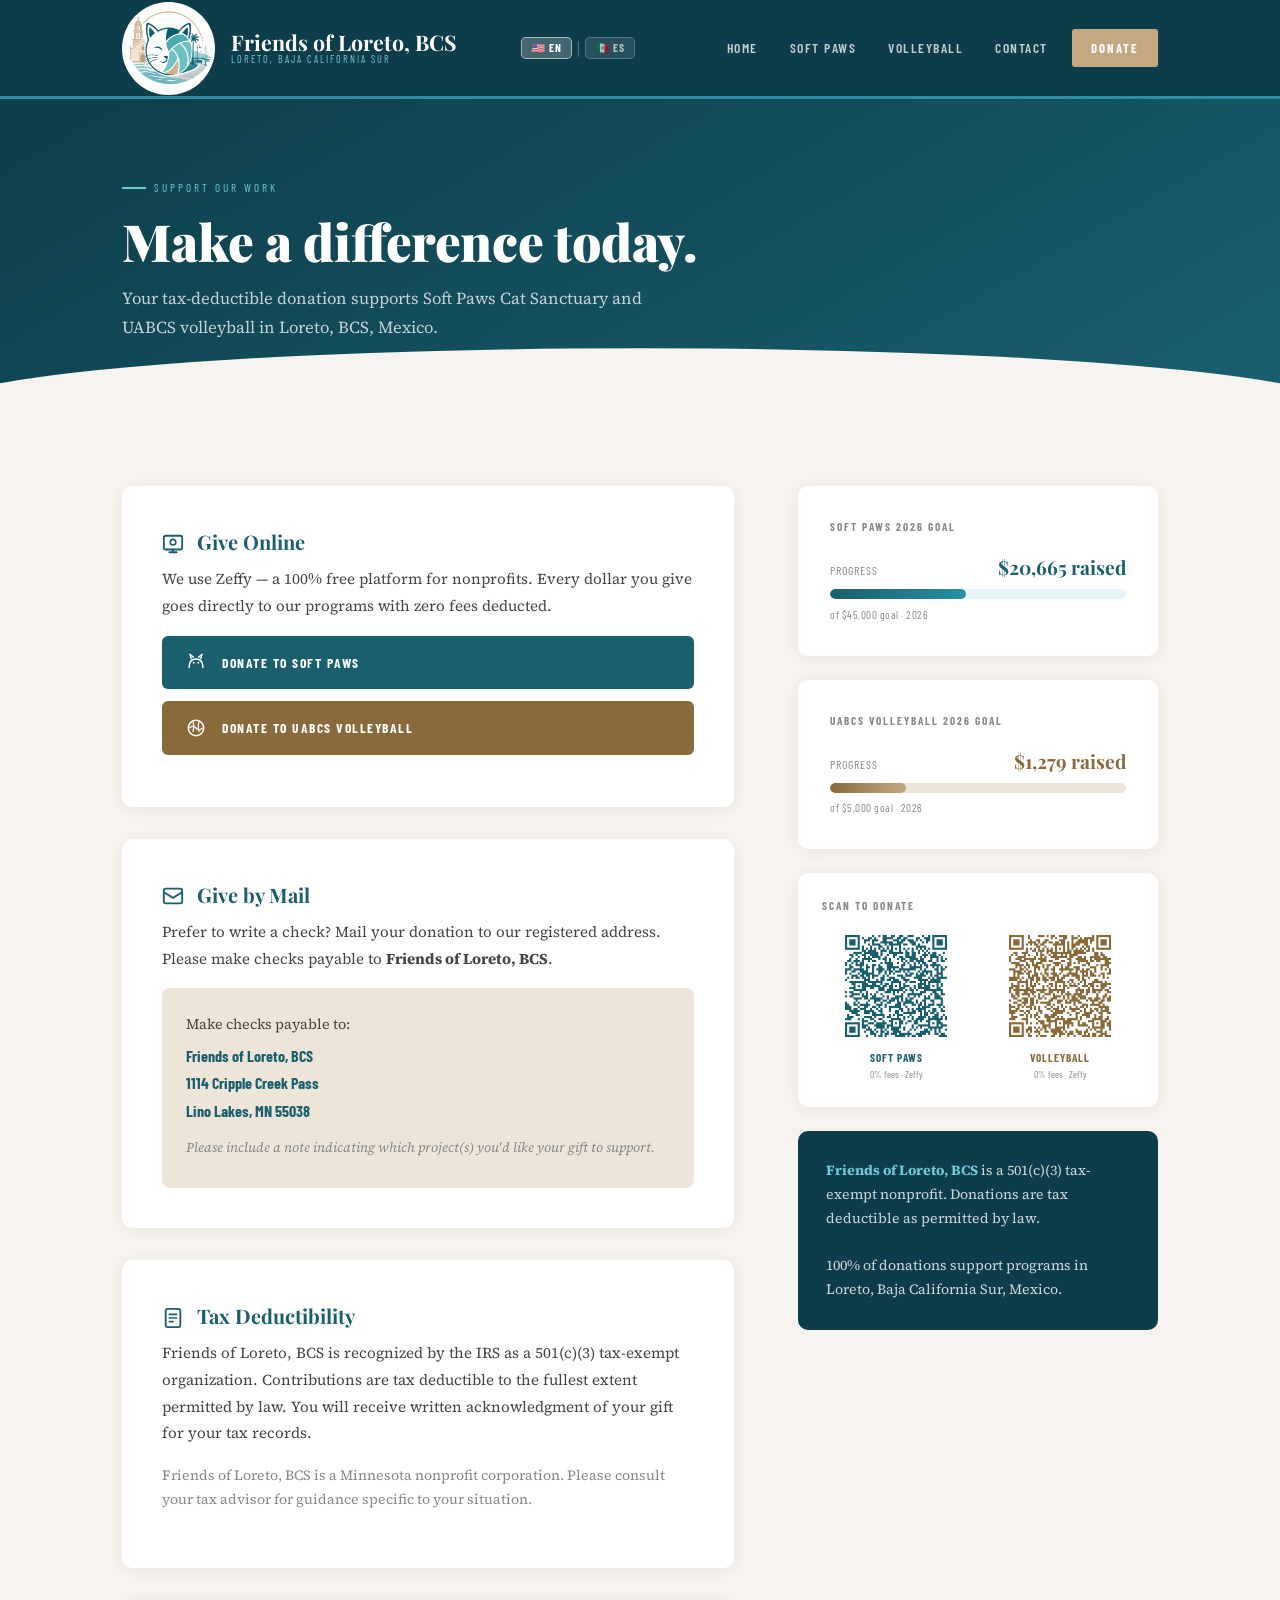
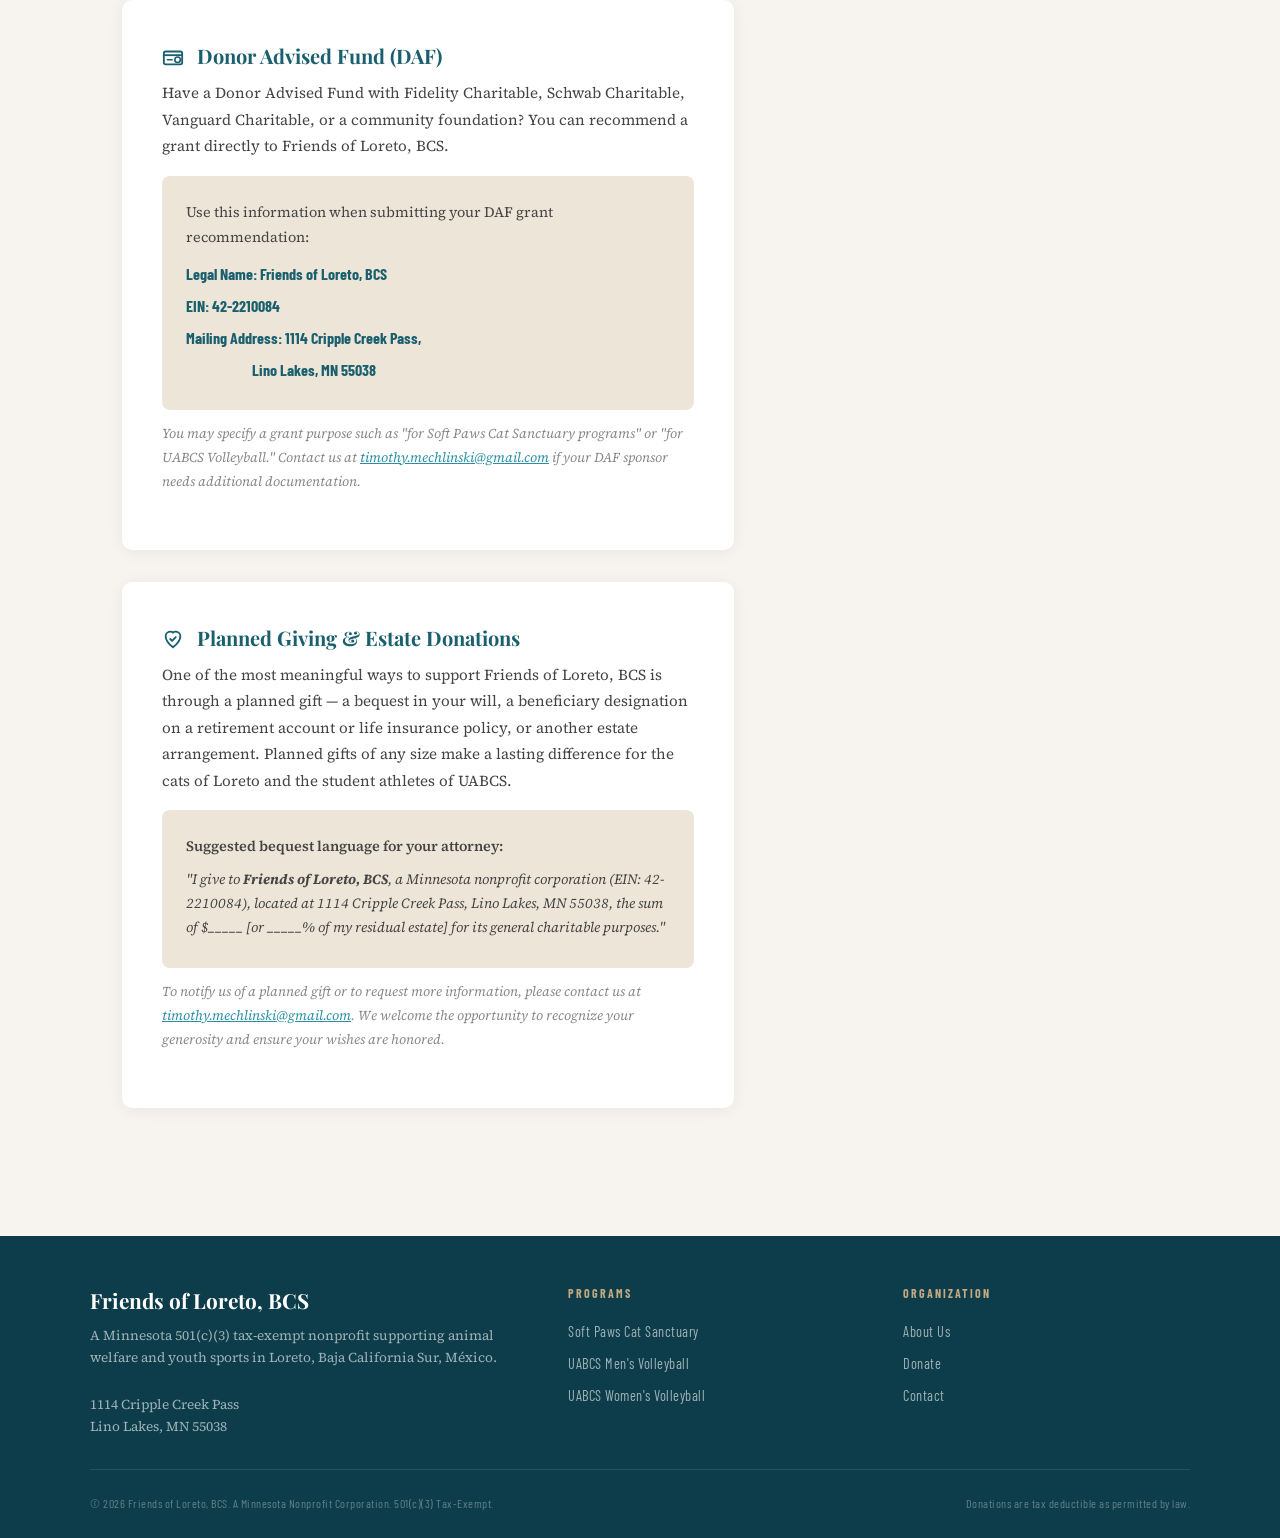
<file: donate.html>
<!DOCTYPE html>
<html lang="en">
<head>
  <meta charset="UTF-8">
  <meta name="viewport" content="width=device-width, initial-scale=1.0">
  <title>Donate — Friends of Loreto, BCS</title>
  <link rel="stylesheet" href="nav.css">
  <style>
    .page-hero {
      background: linear-gradient(150deg, var(--teal-900), var(--teal-700));
      padding: 5rem 0 4rem;
      position: relative; overflow: hidden;
    }
    .page-hero::after {
      content: '';
      position: absolute;
      bottom: -2px; left: 0; right: 0;
      height: 60px;
      background: var(--sand-100);
      clip-path: ellipse(55% 100% at 50% 100%);
    }
    .page-hero-inner {
      position: relative; z-index: 1;
      max-width: 1100px; margin: 0 auto; padding: 0 2rem;
    }
    .page-hero-eyebrow {
      font-family: var(--cond); font-size: 0.7rem; letter-spacing: 3px;
      text-transform: uppercase; color: var(--teal-300); margin-bottom: 1rem;
      display: flex; align-items: center; gap: 8px;
    }
    .page-hero-eyebrow::before {
      content: ''; display: inline-block;
      width: 24px; height: 2px; background: var(--teal-300);
    }
    .page-hero h1 {
      font-family: var(--serif); font-size: clamp(2.2rem, 4vw, 3.4rem);
      font-weight: 900; color: var(--white); line-height: 1.1; margin-bottom: 1rem;
    }
    .page-hero p { color: rgba(255,255,255,0.75); font-size: 1.05rem; max-width: 540px; line-height: 1.7; }

    /* ── DONATE MAIN ── */
    .donate-section { background: var(--sand-100); padding: 5rem 0 6rem; }
    .donate-grid {
      display: grid; grid-template-columns: 1fr 360px; gap: 4rem; align-items: start;
    }

    /* Ways to give */
    .give-card {
      background: var(--white);
      border-radius: 10px;
      padding: 2.5rem;
      margin-bottom: 2rem;
      box-shadow: 0 2px 16px rgba(0,0,0,0.06);
    }
    .give-card h3 {
      font-family: var(--serif);
      font-size: 1.25rem; font-weight: 700;
      color: var(--teal-700); margin-bottom: 0.5rem;
    }
    .give-card p { font-size: 0.95rem; color: var(--ink-mid); line-height: 1.75; margin-bottom: 1rem; }

    .give-card .status-note {
      display: flex; align-items: flex-start; gap: 0.75rem;
      background: var(--teal-100); border-radius: 6px;
      padding: 1rem 1.25rem; margin-bottom: 1.25rem;
    }
    .status-note-icon { font-size: 1.1rem; flex-shrink: 0; margin-top: 1px; }
    .status-note p {
      font-size: 0.85rem; color: var(--teal-700); margin-bottom: 0; line-height: 1.6;
    }
    .status-note strong { color: var(--teal-900); }

    .platform-btn {
      display: flex; align-items: center; gap: 1rem;
      padding: 1rem 1.5rem;
      background: var(--teal-700); color: var(--white);
      border-radius: 6px; text-decoration: none;
      font-family: var(--cond); font-size: 0.85rem; font-weight: 700;
      letter-spacing: 1.5px; text-transform: uppercase;
      transition: background 0.2s; margin-bottom: 0.75rem;
    }
    .platform-btn:hover { background: var(--teal-900); }
    .platform-btn.disabled {
      background: #ccc; cursor: not-allowed; opacity: 0.6;
    }
    .platform-btn .platform-icon { font-size: 1.4rem; }

    /* Mail give */
    .mail-box {
      background: var(--sand-200);
      border-radius: 8px;
      padding: 1.5rem;
      margin-top: 0.5rem;
    }
    .mail-box p { font-size: 0.9rem; color: var(--ink-mid); margin-bottom: 0.3rem; }
    .mail-box address {
      font-style: normal;
      font-family: var(--cond);
      font-size: 1rem; font-weight: 700;
      color: var(--teal-700); line-height: 1.7;
    }
    .mail-box .checks {
      font-style: italic; font-size: 0.85rem; color: var(--ink-light);
      margin-top: 0.75rem;
    }

    /* Sidebar */
    .donate-sidebar {}
    .sidebar-card {
      background: var(--white);
      border-radius: 10px;
      padding: 2rem;
      box-shadow: 0 2px 16px rgba(0,0,0,0.06);
      margin-bottom: 1.5rem;
    }
    .sidebar-card h4 {
      font-family: var(--cond); font-size: 0.7rem;
      letter-spacing: 2px; text-transform: uppercase; font-weight: 700;
      color: var(--ink-light); margin-bottom: 1rem;
    }
    .project-item {
      display: flex; justify-content: space-between; align-items: baseline;
      padding: 0.6rem 0;
      border-bottom: 1px solid var(--sand-200);
      font-size: 0.9rem;
    }
    .project-item:last-child { border-bottom: none; }
    .project-item .proj-name { color: var(--ink); font-family: var(--body); }
    .project-item .proj-goal {
      font-family: var(--cond); font-size: 0.75rem;
      font-weight: 700; color: var(--teal-700); letter-spacing: 0.5px;
    }
    .sidebar-qr {
      text-align: center; padding: 1.5rem;
    }
    .sidebar-qr .qr-placeholder {
      width: 120px; height: 120px;
      background: var(--sand-200);
      border-radius: 6px;
      margin: 0 auto 0.75rem;
      display: flex; align-items: center; justify-content: center;
      font-size: 2rem;
    }
    .sidebar-qr p {
      font-family: var(--cond); font-size: 0.7rem;
      letter-spacing: 2px; text-transform: uppercase;
      font-weight: 700; color: var(--ink-light);
    }

    .tax-note {
      background: var(--teal-900);
      border-radius: 10px;
      padding: 1.75rem;
      color: rgba(255,255,255,0.8);
      font-size: 0.88rem;
      line-height: 1.7;
    }
    .tax-note strong { color: var(--teal-300); }
  </style>
</head>
<body>

<div id="site-nav"></div>

<section class="page-hero">
  <div class="page-hero-inner">
    <div class="page-hero-eyebrow" data-en="Support Our Work" data-es="Apoya Nuestra Causa">Support Our Work</div>
    <h1 data-en="Make a difference today." data-es="Haz la diferencia hoy.">Make a difference today.</h1>
    <p>Your tax-deductible donation supports Soft Paws Cat Sanctuary and UABCS volleyball in Loreto, BCS, Mexico.</p>
  </div>
</section>

<section class="donate-section">
  <div class="container">
    <div class="donate-grid">

      <!-- Ways to Give -->
      <div class="donate-main">

        <!-- Online -->
        <div class="give-card">
          <h3>
            <svg width="22" height="22" viewBox="0 0 24 24" fill="none" xmlns="http://www.w3.org/2000/svg" style="vertical-align:middle; margin-right:8px; margin-bottom:3px;">
              <rect x="2" y="3" width="20" height="15" rx="2" stroke="#1a5f6e" stroke-width="2"/>
              <line x1="8" y1="21" x2="16" y2="21" stroke="#1a5f6e" stroke-width="2" stroke-linecap="round"/>
              <line x1="12" y1="18" x2="12" y2="21" stroke="#1a5f6e" stroke-width="2" stroke-linecap="round"/>
              <circle cx="12" cy="10" r="3" stroke="#1a5f6e" stroke-width="1.8"/>
            </svg>
            Give Online
          </h3>
          <p data-en="We use Zeffy — a 100% free platform for nonprofits. Every dollar you give goes directly to our programs with zero fees deducted."
             data-es="Usamos Zeffy — una plataforma 100% gratuita para organizaciones sin fines de lucro. Cada dólar que donas va directamente a nuestros programas sin ningún cargo.">
            We use Zeffy — a 100% free platform for nonprofits. Every dollar you give goes directly to our programs with zero fees deducted.
          </p>
          <!-- Soft Paws donate button -->
          <a href="https://www.zeffy.com/en-US/donation-form/donate-to-friends-of-loreto-bcs" target="_blank" class="platform-btn" style="margin-bottom:0.75rem;">
            <svg width="20" height="20" viewBox="0 0 26 26" fill="none" xmlns="http://www.w3.org/2000/svg">
              <path d="M4 20 C4 13 7 9 13 9 C19 9 22 13 22 20" stroke="white" stroke-width="2" stroke-linecap="round"/>
              <path d="M7 9 L5 3 L10 7" stroke="white" stroke-width="1.8" stroke-linejoin="round"/>
              <path d="M19 9 L21 3 L16 7" stroke="white" stroke-width="1.8" stroke-linejoin="round"/>
              <circle cx="10" cy="14" r="1.2" fill="white"/>
              <circle cx="16" cy="14" r="1.2" fill="white"/>
            </svg>
            <span data-en="Donate to Soft Paws" data-es="Donar a Soft Paws">Donate to Soft Paws</span>
          </a>
          <!-- Volleyball donate button -->
          <a href="https://www.zeffy.com/en-US/donation-form/donate-to-uabcs-loreto-volleyball" target="_blank" class="platform-btn" style="background:var(--sand-700);">
            <svg width="20" height="20" viewBox="0 0 26 26" fill="none" xmlns="http://www.w3.org/2000/svg">
              <circle cx="13" cy="13" r="10" stroke="white" stroke-width="2"/>
              <path d="M4.5 13 Q9 8 13 13 Q17 18 21.5 13" stroke="white" stroke-width="1.6"/>
              <path d="M9 4.5 Q11 10 9 18" stroke="white" stroke-width="1.6"/>
              <path d="M17 4.5 Q15 10 17 18" stroke="white" stroke-width="1.6"/>
            </svg>
            <span data-en="Donate to UABCS Volleyball" data-es="Donar al Voleibol UABCS">Donate to UABCS Volleyball</span>
          </a>
        </div>

        <!-- Mail -->
        <div class="give-card">
          <h3>
            <svg width="22" height="22" viewBox="0 0 24 24" fill="none" xmlns="http://www.w3.org/2000/svg" style="vertical-align:middle; margin-right:8px; margin-bottom:3px;">
              <rect x="2" y="4" width="20" height="16" rx="2" stroke="#1a5f6e" stroke-width="2"/>
              <path d="M2 8 L12 14 L22 8" stroke="#1a5f6e" stroke-width="2" stroke-linecap="round"/>
            </svg>
            Give by Mail
          </h3>
          <p>
            Prefer to write a check? Mail your donation to our registered address. Please make checks payable to <strong>Friends of Loreto, BCS</strong>.
          </p>
          <div class="mail-box">
            <p>Make checks payable to:</p>
            <address>
              Friends of Loreto, BCS<br>
              1114 Cripple Creek Pass<br>
              Lino Lakes, MN 55038
            </address>
            <p class="checks">Please include a note indicating which project(s) you'd like your gift to support.</p>
          </div>
        </div>

        <!-- Tax info -->
        <div class="give-card">
          <h3>
            <svg width="22" height="22" viewBox="0 0 24 24" fill="none" xmlns="http://www.w3.org/2000/svg" style="vertical-align:middle; margin-right:8px; margin-bottom:3px;">
              <rect x="4" y="2" width="16" height="20" rx="2" stroke="#1a5f6e" stroke-width="2"/>
              <line x1="8" y1="8" x2="16" y2="8" stroke="#1a5f6e" stroke-width="1.8" stroke-linecap="round"/>
              <line x1="8" y1="12" x2="16" y2="12" stroke="#1a5f6e" stroke-width="1.8" stroke-linecap="round"/>
              <line x1="8" y1="16" x2="12" y2="16" stroke="#1a5f6e" stroke-width="1.8" stroke-linecap="round"/>
            </svg>
            Tax Deductibility
          </h3>
          <p>
            Friends of Loreto, BCS is recognized by the IRS as a 501(c)(3) tax-exempt organization. Contributions are tax deductible to the fullest extent permitted by law. You will receive written acknowledgment of your gift for your tax records.
          </p>
          <p style="font-size:0.88rem; color:var(--ink-light);">
            Friends of Loreto, BCS is a Minnesota nonprofit corporation. Please consult your tax advisor for guidance specific to your situation.
          </p>
        </div>

        <!-- DAF -->
        <div class="give-card">
          <h3>
            <svg width="22" height="22" viewBox="0 0 24 24" fill="none" xmlns="http://www.w3.org/2000/svg" style="vertical-align:middle; margin-right:8px; margin-bottom:3px;">
              <rect x="2" y="6" width="20" height="14" rx="2" stroke="#1a5f6e" stroke-width="2"/>
              <path d="M2 10 h20" stroke="#1a5f6e" stroke-width="2"/>
              <circle cx="17" cy="15" r="3" stroke="#1a5f6e" stroke-width="1.8"/>
              <line x1="6" y1="15" x2="11" y2="15" stroke="#1a5f6e" stroke-width="1.8" stroke-linecap="round"/>
            </svg>
            <span data-en="Donor Advised Fund (DAF)" data-es="Fondo Asesorado por Donantes (DAF)">Donor Advised Fund (DAF)</span>
          </h3>
          <p data-en="Have a Donor Advised Fund with Fidelity Charitable, Schwab Charitable, Vanguard Charitable, or a community foundation? You can recommend a grant directly to Friends of Loreto, BCS."
             data-es="¿Tienes un Fondo Asesorado por Donantes con Fidelity Charitable, Schwab Charitable, Vanguard Charitable u otra fundación comunitaria? Puedes recomendar una donación directamente a Friends of Loreto, BCS.">
            Have a Donor Advised Fund with Fidelity Charitable, Schwab Charitable, Vanguard Charitable, or a community foundation? You can recommend a grant directly to Friends of Loreto, BCS.
          </p>
          <div class="mail-box" style="margin-top:0.75rem;">
            <p data-en="Use this information when submitting your DAF grant recommendation:" data-es="Usa esta información al enviar tu recomendación de donativo DAF:">Use this information when submitting your DAF grant recommendation:</p>
            <address style="margin-top:0.5rem; line-height:2;">
              <strong data-en="Legal Name:" data-es="Nombre Legal:">Legal Name:</strong> Friends of Loreto, BCS<br>
              <strong data-en="EIN:" data-es="EIN:">EIN:</strong> 42-2210084<br>
              <strong data-en="Mailing Address:" data-es="Dirección Postal:">Mailing Address:</strong> 1114 Cripple Creek Pass,<br>
              &nbsp;&nbsp;&nbsp;&nbsp;&nbsp;&nbsp;&nbsp;&nbsp;&nbsp;&nbsp;&nbsp;&nbsp;&nbsp;&nbsp;&nbsp;&nbsp;&nbsp;&nbsp;&nbsp;&nbsp;&nbsp;&nbsp;Lino Lakes, MN 55038
            </address>
          </div>
          <p style="font-size:0.85rem; color:var(--ink-light); margin-top:0.75rem; font-style:italic;"
             data-en="You may specify a grant purpose such as 'for Soft Paws Cat Sanctuary programs' or 'for UABCS Volleyball.' Contact us at timothy.mechlinski@gmail.com if your DAF sponsor needs additional documentation."
             data-es="Puedes especificar un propósito como 'para los programas del Refugio Soft Paws' o 'para el Voleibol UABCS'. Contáctanos en timothy.mechlinski@gmail.com si tu patrocinador DAF necesita documentación adicional.">
            You may specify a grant purpose such as "for Soft Paws Cat Sanctuary programs" or "for UABCS Volleyball." Contact us at <a href="mailto:timothy.mechlinski@gmail.com" style="color:var(--teal-500);">timothy.mechlinski@gmail.com</a> if your DAF sponsor needs additional documentation.
          </p>
        </div>

        <!-- Planned Giving -->
        <div class="give-card">
          <h3>
            <svg width="22" height="22" viewBox="0 0 24 24" fill="none" xmlns="http://www.w3.org/2000/svg" style="vertical-align:middle; margin-right:8px; margin-bottom:3px;">
              <path d="M12 21 C12 21 4 15 4 9 C4 6 6.5 4 9.5 4 C10.9 4 12 5 12 5 C12 5 13.1 4 14.5 4 C17.5 4 20 6 20 9 C20 15 12 21 12 21Z" stroke="#1a5f6e" stroke-width="2"/>
              <path d="M9 12 l2 2 l4 -4" stroke="#1a5f6e" stroke-width="2" stroke-linecap="round" stroke-linejoin="round"/>
            </svg>
            <span data-en="Planned Giving &amp; Estate Donations" data-es="Donaciones Planeadas y Testamentarias">Planned Giving &amp; Estate Donations</span>
          </h3>
          <p data-en="One of the most meaningful ways to support Friends of Loreto, BCS is through a planned gift — a bequest in your will, a beneficiary designation on a retirement account or life insurance policy, or another estate arrangement. Planned gifts of any size make a lasting difference for the cats of Loreto and the student athletes of UABCS."
             data-es="Una de las formas más significativas de apoyar a Friends of Loreto, BCS es mediante una donación planeada — un legado en tu testamento, una designación de beneficiario en una cuenta de retiro o póliza de seguro de vida, u otro arreglo testamentario. Las donaciones planeadas de cualquier monto generan un impacto duradero para los gatos de Loreto y los atletas universitarios de la UABCS.">
            One of the most meaningful ways to support Friends of Loreto, BCS is through a planned gift — a bequest in your will, a beneficiary designation on a retirement account or life insurance policy, or another estate arrangement. Planned gifts of any size make a lasting difference for the cats of Loreto and the student athletes of UABCS.
          </p>
          <div class="mail-box" style="margin-top:0.75rem;">
            <p style="font-weight:600; margin-bottom:0.5rem;" data-en="Suggested bequest language for your attorney:" data-es="Lenguaje sugerido para tu abogado:">Suggested bequest language for your attorney:</p>
            <p style="font-size:0.88rem; font-style:italic; line-height:1.7; color:var(--ink-mid);">"I give to <strong>Friends of Loreto, BCS</strong>, a Minnesota nonprofit corporation (EIN: 42-2210084), located at 1114 Cripple Creek Pass, Lino Lakes, MN 55038, the sum of $_____ [or _____% of my residual estate] for its general charitable purposes."</p>
          </div>
          <p style="font-size:0.85rem; color:var(--ink-light); margin-top:0.75rem; font-style:italic;"
             data-en="To notify us of a planned gift or to request more information, please contact us at timothy.mechlinski@gmail.com. We welcome the opportunity to recognize your generosity and ensure your wishes are honored."
             data-es="Para notificarnos de una donación planeada o solicitar más información, contáctanos en timothy.mechlinski@gmail.com. Con gusto reconocemos tu generosidad y nos aseguramos de que tus deseos sean respetados.">
            To notify us of a planned gift or to request more information, please contact us at <a href="mailto:timothy.mechlinski@gmail.com" style="color:var(--teal-500);">timothy.mechlinski@gmail.com</a>. We welcome the opportunity to recognize your generosity and ensure your wishes are honored.
          </p>
        </div>

      </div>

      <!-- Sidebar -->
      <div class="donate-sidebar">

        <!-- Soft Paws progress -->
        <div class="sidebar-card" style="margin-bottom:1.5rem;">
          <h4 data-en="Soft Paws 2026 Goal" data-es="Meta Soft Paws 2026">Soft Paws 2026 Goal</h4>
          <div style="display:flex; justify-content:space-between; align-items:baseline; margin-bottom:0.4rem;">
            <span style="font-family:var(--cond); font-size:0.75rem; color:var(--ink-light); letter-spacing:1px; text-transform:uppercase;" data-en="Progress" data-es="Avance">Progress</span>
            <span style="font-family:var(--serif); font-size:1.2rem; font-weight:700; color:var(--teal-700);" data-en="$20,665 raised" data-es="$20,665 recaudados">$20,665 raised</span>
          </div>
          <div style="height:10px; background:var(--teal-100); border-radius:5px; overflow:hidden; margin-bottom:0.4rem;">
            <div style="width:45.92%; height:100%; background:linear-gradient(90deg, var(--teal-700), var(--teal-500)); border-radius:5px;"></div>
          </div>
          <div style="font-family:var(--cond); font-size:0.7rem; color:var(--ink-light); letter-spacing:0.5px;" data-en="of $45,000 goal · 2026" data-es="de la meta de $45,000 · 2026">of $45,000 goal · 2026</div>
        </div>

        <!-- Volleyball progress -->
        <div class="sidebar-card" style="margin-bottom:1.5rem;">
          <h4 data-en="UABCS Volleyball 2026 Goal" data-es="Meta Voleibol UABCS 2026">UABCS Volleyball 2026 Goal</h4>
          <div style="display:flex; justify-content:space-between; align-items:baseline; margin-bottom:0.4rem;">
            <span style="font-family:var(--cond); font-size:0.75rem; color:var(--ink-light); letter-spacing:1px; text-transform:uppercase;" data-en="Progress" data-es="Avance">Progress</span>
            <span style="font-family:var(--serif); font-size:1.2rem; font-weight:700; color:var(--sand-700);" data-en="$1,279 raised" data-es="$1,279 recaudados">$1,279 raised</span>
          </div>
          <div style="height:10px; background:var(--sand-200); border-radius:5px; overflow:hidden; margin-bottom:0.4rem;">
            <div style="width:25.58%; height:100%; background:linear-gradient(90deg, var(--sand-700), var(--sand-500)); border-radius:5px;"></div>
          </div>
          <div style="font-family:var(--cond); font-size:0.7rem; color:var(--ink-light); letter-spacing:0.5px;" data-en="of $5,000 goal · 2026" data-es="de la meta de $5,000 · 2026">of $5,000 goal · 2026</div>
        </div>

        <!-- QR codes -->
        <div class="sidebar-card" style="padding:1.5rem;">
          <h4 data-en="Scan to Donate" data-es="Escanea para Donar">Scan to Donate</h4>
          <div style="display:grid; grid-template-columns:1fr 1fr; gap:1rem; margin-top:0.75rem;">
            <div style="text-align:center;">
              <a href="https://www.zeffy.com/en-US/donation-form/donate-to-friends-of-loreto-bcs" target="_blank">
                <img src="qr-donate-softpaws.png" alt="Scan to donate to Soft Paws" style="width:110px; height:110px; display:block; margin:0 auto 0.5rem; border-radius:4px;">
              </a>
              <p style="font-family:var(--cond); font-size:0.7rem; font-weight:700; color:var(--teal-700); letter-spacing:1px; text-transform:uppercase;" data-en="Soft Paws" data-es="Soft Paws">Soft Paws</p>
              <p style="font-size:0.62rem; color:var(--ink-light); font-family:var(--cond);">0% fees · Zeffy</p>
            </div>
            <div style="text-align:center;">
              <a href="https://www.zeffy.com/en-US/donation-form/donate-to-uabcs-loreto-volleyball" target="_blank">
                <img src="qr-donate-volleyball.png" alt="Scan to donate to UABCS Volleyball" style="width:110px; height:110px; display:block; margin:0 auto 0.5rem; border-radius:4px;">
              </a>
              <p style="font-family:var(--cond); font-size:0.7rem; font-weight:700; color:var(--sand-700); letter-spacing:1px; text-transform:uppercase;" data-en="Volleyball" data-es="Voleibol">Volleyball</p>
              <p style="font-size:0.62rem; color:var(--ink-light); font-family:var(--cond);">0% fees · Zeffy</p>
            </div>
          </div>
        </div>

        <div class="tax-note">
          <strong>Friends of Loreto, BCS</strong> is a 501(c)(3) tax-exempt nonprofit. Donations are tax deductible as permitted by law.
          <br><br>
          100% of donations support programs in Loreto, Baja California Sur, Mexico.
        </div>
      </div>

    </div>
  </div>
</section>

<div id="site-footer"></div>
<script src="nav.js"></script>
<script>
  document.addEventListener('DOMContentLoaded', function() {
    var saved = localStorage.getItem('forlang') || 'en';
    if (saved === 'es' && typeof setLang === 'function') { setTimeout(function(){ setLang('es'); }, 80); }
  });
</script>
</body>
</html>
</file>
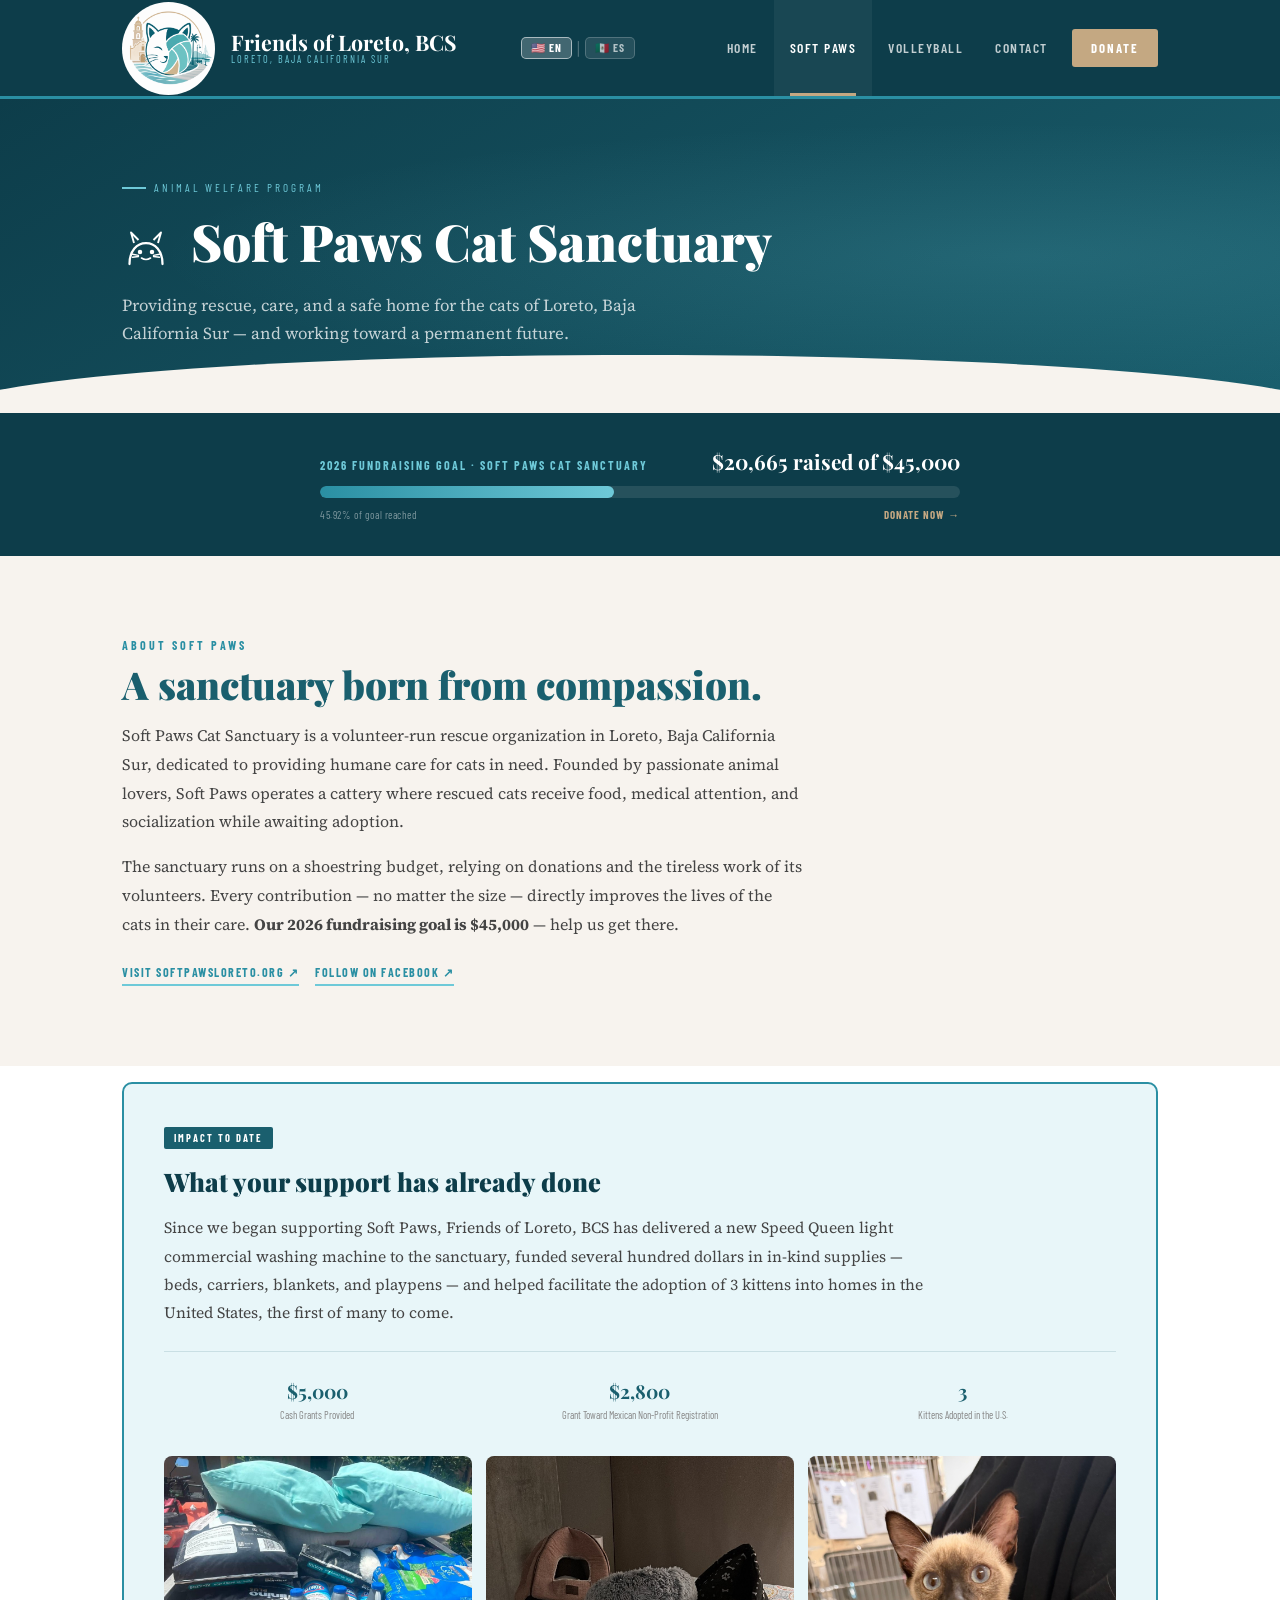
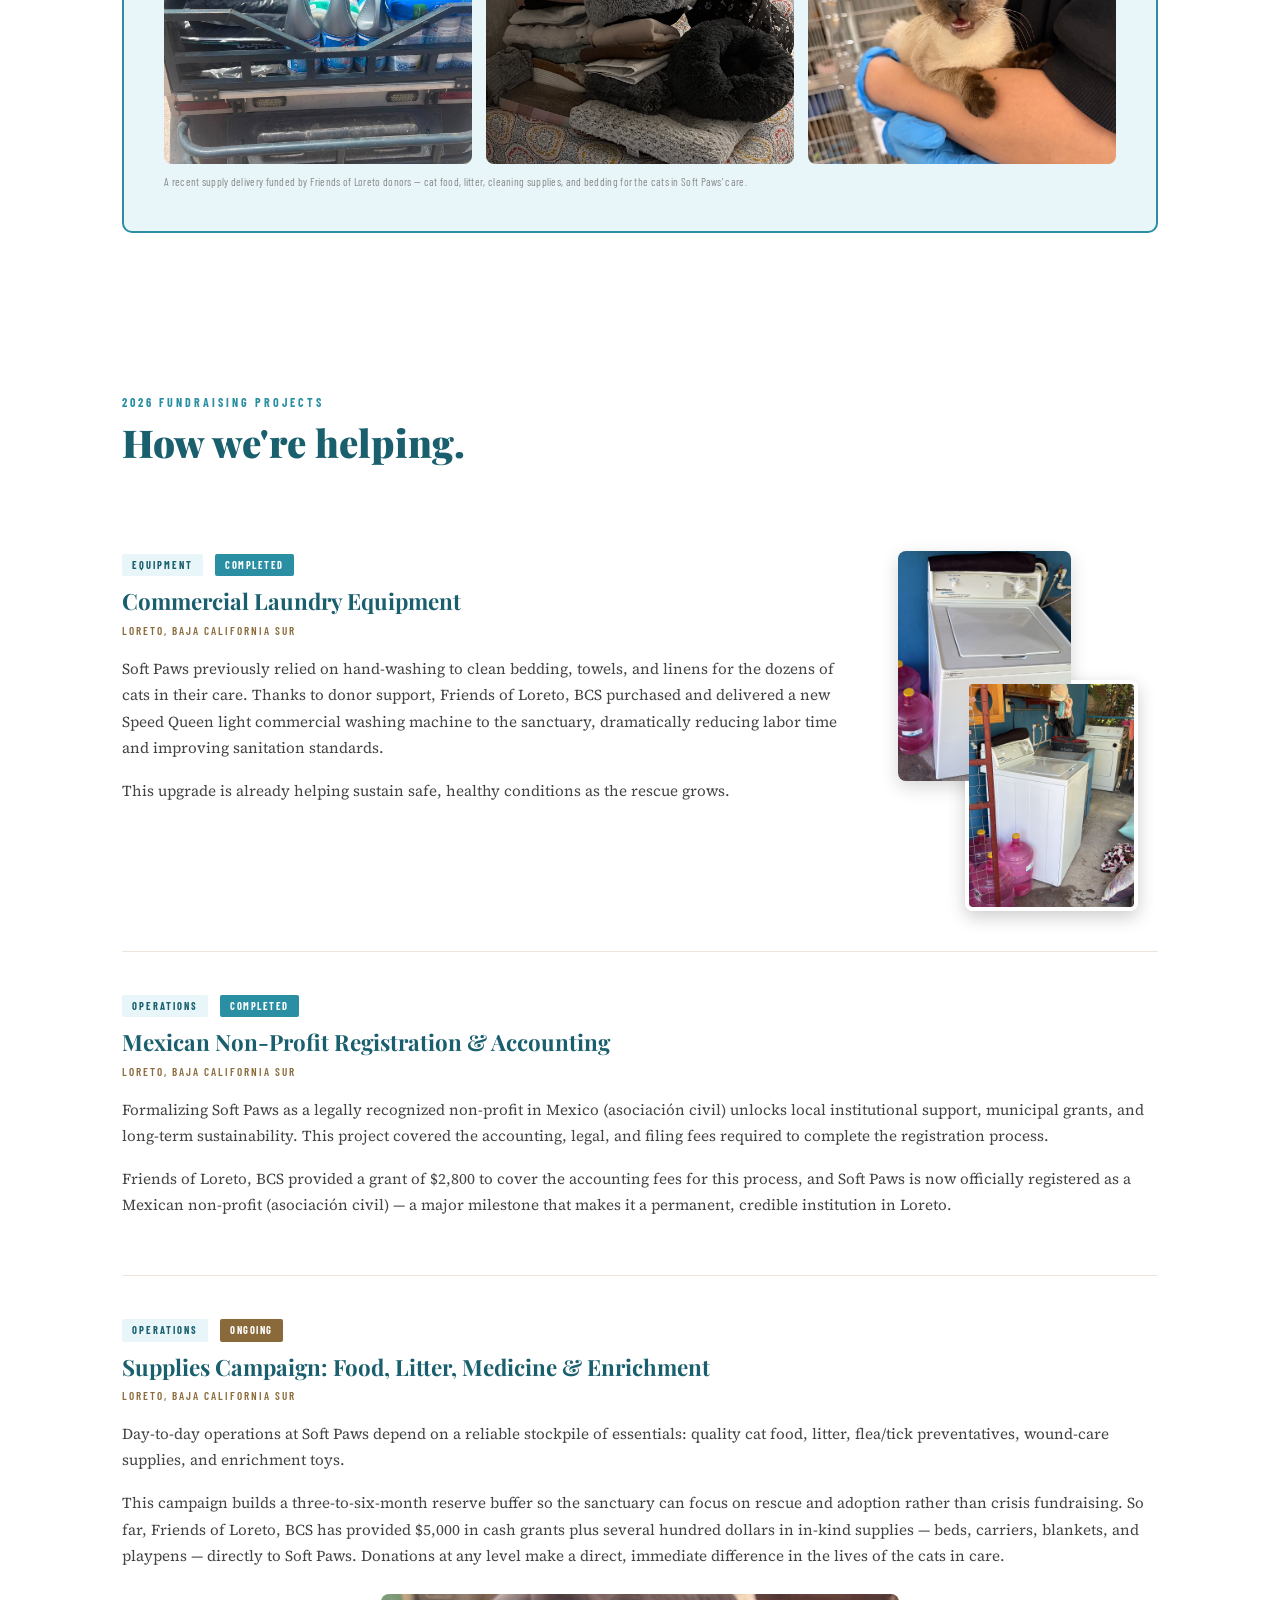
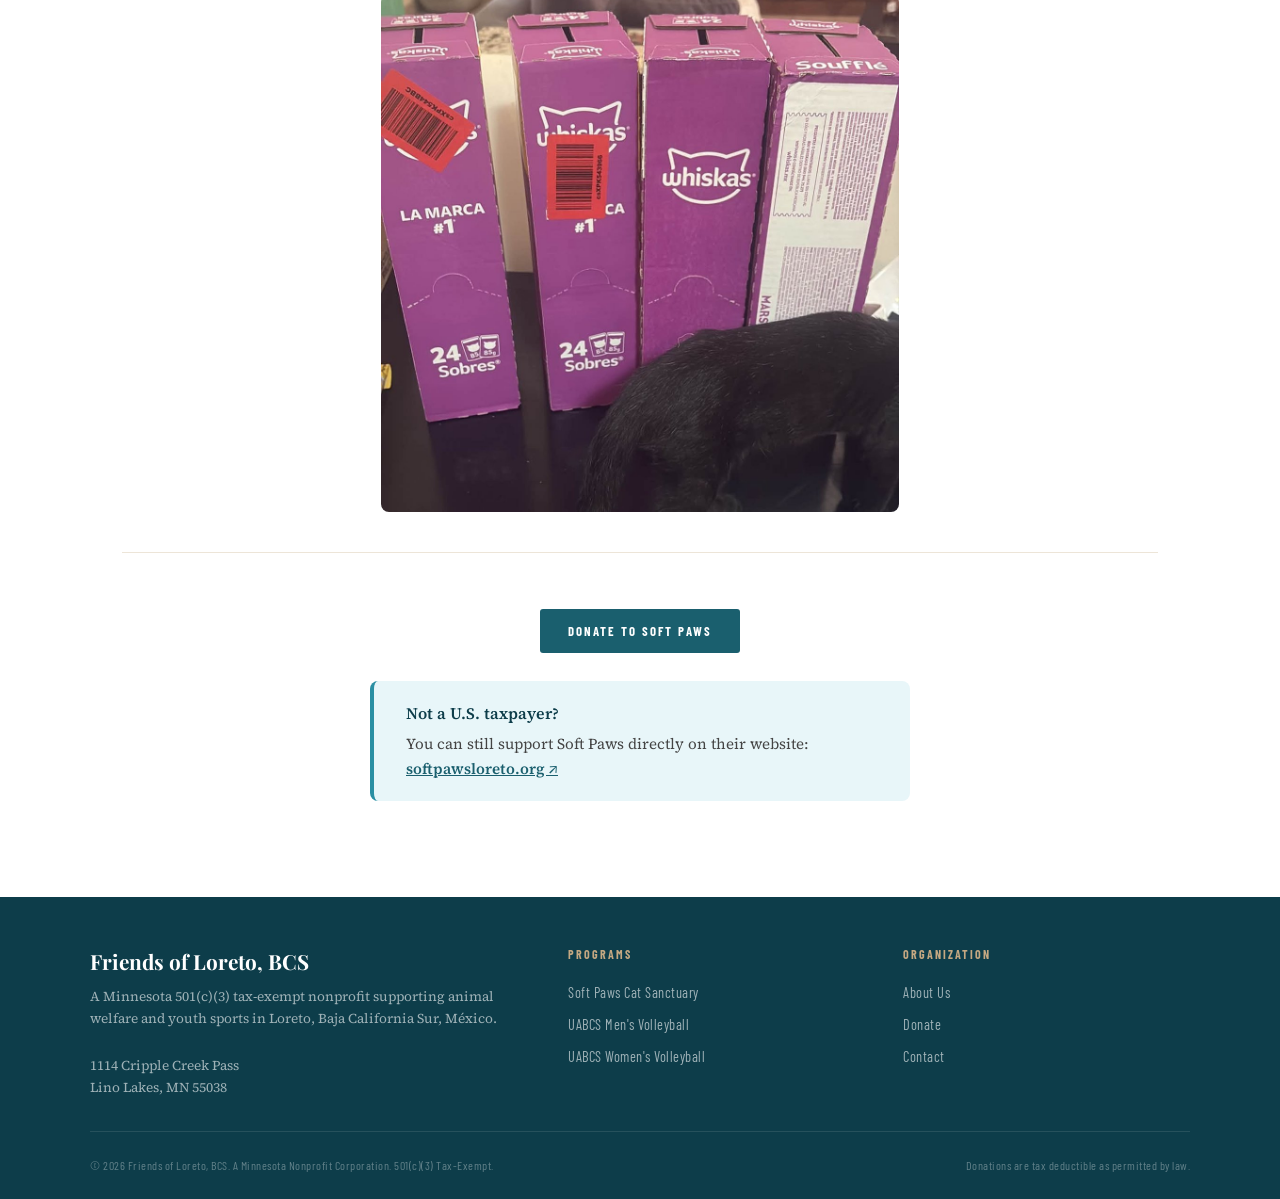
<file: soft-paws.html>
<!DOCTYPE html>
<html lang="en">
<head>
  <meta charset="UTF-8">
  <meta name="viewport" content="width=device-width, initial-scale=1.0">
  <title>Soft Paws Cat Sanctuary — Friends of Loreto, BCS</title>
  <link rel="stylesheet" href="nav.css">
  <style>
    .page-hero {
      background: linear-gradient(150deg, var(--teal-900) 0%, var(--teal-700) 100%);
      padding: 5rem 0 4rem;
      position: relative;
      overflow: hidden;
    }
    .page-hero::before {
      content: '';
      position: absolute;
      inset: 0;
      background: radial-gradient(ellipse at 80% 50%, rgba(110,201,216,0.15) 0%, transparent 60%);
    }
    .page-hero::after {
      content: '';
      position: absolute;
      bottom: -2px; left: 0; right: 0;
      height: 60px;
      background: var(--sand-100);
      clip-path: ellipse(55% 100% at 50% 100%);
    }
    .page-hero-inner {
      position: relative;
      z-index: 1;
      max-width: 1100px;
      margin: 0 auto;
      padding: 0 2rem;
    }
    .page-hero-eyebrow {
      font-family: var(--cond);
      font-size: 0.7rem;
      letter-spacing: 3px;
      text-transform: uppercase;
      color: var(--teal-300);
      margin-bottom: 1rem;
      display: flex;
      align-items: center;
      gap: 8px;
    }
    .page-hero-eyebrow::before {
      content: '';
      display: inline-block;
      width: 24px;
      height: 2px;
      background: var(--teal-300);
    }
    .page-hero h1 {
      font-family: var(--serif);
      font-size: clamp(2.2rem, 4vw, 3.4rem);
      font-weight: 900;
      color: var(--white);
      line-height: 1.1;
      margin-bottom: 1rem;
    }
    .page-hero p {
      color: rgba(255,255,255,0.75);
      font-size: 1.05rem;
      max-width: 540px;
      line-height: 1.7;
    }

    /* ── INTRO ── */
    .intro-section {
      background: var(--sand-100);
      padding: 5rem 0;
    }
    .intro-grid {
      display: grid;
      grid-template-columns: 1fr 1fr;
      gap: 4rem;
      align-items: center;
    }
    .intro-img-placeholder {
      aspect-ratio: 4/3;
      background: linear-gradient(135deg, var(--teal-700), var(--teal-500));
      border-radius: 10px;
      display: flex;
      flex-direction: column;
      align-items: center;
      justify-content: center;
      font-size: 4rem;
      color: rgba(255,255,255,0.6);
      gap: 1rem;
    }
    .intro-img-placeholder span {
      font-family: var(--cond);
      font-size: 0.75rem;
      letter-spacing: 2px;
      text-transform: uppercase;
      color: rgba(255,255,255,0.5);
    }
    .intro-text p {
      font-size: 1rem;
      color: var(--ink-mid);
      line-height: 1.8;
      margin-bottom: 1rem;
    }
    .intro-links {
      display: flex;
      gap: 1rem;
      margin-top: 1.5rem;
      flex-wrap: wrap;
    }
    .ext-link {
      font-family: var(--cond);
      font-size: 0.75rem;
      letter-spacing: 1.5px;
      text-transform: uppercase;
      font-weight: 700;
      color: var(--teal-500);
      text-decoration: none;
      border-bottom: 2px solid var(--teal-300);
      padding-bottom: 2px;
      transition: color 0.2s;
    }
    .ext-link:hover { color: var(--teal-700); }

    /* ── PROJECTS ── */
    .projects-section {
      padding: 5rem 0 6rem;
      background: var(--white);
    }
    .projects-header {
      margin-bottom: 3rem;
    }
    .project-card {
      display: grid;
      grid-template-columns: 260px 1fr;
      gap: 2.5rem;
      align-items: start;
      padding: 2.5rem 0;
      border-bottom: 1px solid var(--sand-200);
    }
    .project-card:last-child { border-bottom: none; }
    .project-img-placeholder {
      aspect-ratio: 4/3;
      border-radius: 8px;
      display: flex;
      flex-direction: column;
      align-items: center;
      justify-content: center;
      font-size: 2.5rem;
      gap: 0.75rem;
    }
    .project-img-placeholder span {
      font-family: var(--cond);
      font-size: 0.65rem;
      letter-spacing: 2px;
      text-transform: uppercase;
      color: rgba(255,255,255,0.6);
    }
    .bg-teal1 { background: linear-gradient(135deg, #2a8fa3, #1a5f6e); }
    .bg-teal2 { background: linear-gradient(135deg, #3aab91, #1a6e5f); }
    .bg-teal3 { background: linear-gradient(135deg, #4d9fc4, #2357a0); }
    .bg-capital { background: linear-gradient(135deg, var(--teal-900), var(--teal-700)); }

    .project-body {}
    .project-tag {
      display: inline-block;
      font-family: var(--cond);
      font-size: 0.65rem;
      letter-spacing: 2px;
      text-transform: uppercase;
      font-weight: 700;
      padding: 3px 10px;
      border-radius: 2px;
      margin-bottom: 0.75rem;
    }
    .tag-teal { background: var(--teal-100); color: var(--teal-700); }
    .tag-capital { background: var(--teal-700); color: var(--white); }

    .project-body h3 {
      font-family: var(--serif);
      font-size: 1.4rem;
      font-weight: 700;
      color: var(--teal-700);
      margin-bottom: 0.4rem;
      line-height: 1.2;
    }
    .project-location {
      font-family: var(--cond);
      font-size: 0.7rem;
      letter-spacing: 2px;
      text-transform: uppercase;
      font-weight: 600;
      color: var(--sand-700);
      margin-bottom: 1rem;
    }
    .project-body p {
      font-size: 0.95rem;
      color: var(--ink-mid);
      line-height: 1.75;
      margin-bottom: 1rem;
    }
    .project-goal-badge {
      display: inline-flex;
      align-items: center;
      gap: 0.75rem;
      background: var(--teal-700);
      color: var(--white);
      font-family: var(--cond);
      font-size: 0.8rem;
      font-weight: 700;
      letter-spacing: 1.5px;
      text-transform: uppercase;
      padding: 0.5rem 1.2rem;
      border-radius: 3px;
      margin-top: 0.5rem;
    }

    /* Capital campaign special card */
    .capital-card {
      background: var(--teal-100);
      border: 2px solid var(--teal-500);
      border-radius: 10px;
      padding: 2.5rem;
      margin-top: 1rem;
    }
    .capital-card-inner {
      display: grid;
      grid-template-columns: 260px 1fr;
      gap: 2.5rem;
      align-items: start;
    }
    .multi-badge {
      display: inline-block;
      font-family: var(--cond);
      font-size: 0.65rem;
      letter-spacing: 2px;
      text-transform: uppercase;
      font-weight: 700;
      padding: 3px 10px;
      border-radius: 2px;
      background: var(--teal-700);
      color: var(--white);
      margin-bottom: 0.75rem;
    }
    .progress-section { margin-top: 1.5rem; }
    .progress-label-row {
      display: flex;
      justify-content: space-between;
      font-family: var(--cond);
      font-size: 0.7rem;
      letter-spacing: 1.5px;
      text-transform: uppercase;
      color: var(--ink-light);
      margin-bottom: 0.4rem;
    }
    .progress-track {
      height: 10px;
      background: var(--teal-300);
      border-radius: 5px;
      overflow: hidden;
      opacity: 0.3;
    }
    .milestones-row {
      display: grid;
      grid-template-columns: repeat(3,1fr);
      gap: 1rem;
      margin-top: 1.5rem;
      padding-top: 1.5rem;
      border-top: 1px solid rgba(26,95,110,0.15);
    }
    .ms-item { text-align: center; }
    .ms-year {
      font-family: var(--cond);
      font-size: 0.65rem;
      letter-spacing: 2px;
      text-transform: uppercase;
      color: var(--ink-light);
      display: block;
    }
    .ms-amount {
      font-family: var(--serif);
      font-size: 1.2rem;
      font-weight: 700;
      color: var(--teal-700);
      display: block;
    }
    .ms-label {
      font-family: var(--cond);
      font-size: 0.65rem;
      color: var(--ink-light);
      display: block;
    }

    /* ── IMPACT PHOTO GRID ── */
    .impact-photo-grid {
      display: grid;
      grid-template-columns: repeat(3, 1fr);
      gap: 0.85rem;
      margin-top: 2rem;
    }
    .impact-photo-grid img {
      width: 100%;
      aspect-ratio: 1 / 1;
      object-fit: cover;
      border-radius: 8px;
      display: block;
    }
    .impact-photo-caption {
      font-family: var(--cond);
      font-size: 0.7rem;
      color: var(--ink-light);
      margin-top: 0.6rem;
      letter-spacing: 0.3px;
    }
    .status-badge {
      display: inline-block;
      font-family: var(--cond);
      font-size: 0.65rem;
      letter-spacing: 1.5px;
      text-transform: uppercase;
      font-weight: 700;
      padding: 3px 10px;
      border-radius: 2px;
      background: var(--teal-500);
      color: var(--white);
      margin-left: 0.5rem;
      vertical-align: middle;
    }
    .status-badge.in-progress { background: var(--sand-700); }
  </style>
</head>
<body>

<div id="site-nav"></div>

<section class="page-hero">
  <div class="page-hero-inner">
    <div class="page-hero-eyebrow" data-en="Animal Welfare Program" data-es="Programa de Bienestar Animal">Animal Welfare Program</div>
    <h1>
      <svg width="48" height="48" viewBox="0 0 64 64" fill="none" xmlns="http://www.w3.org/2000/svg" style="vertical-align:middle; margin-right:10px; margin-bottom:6px;">
        <path d="M10 56 C10 38 20 28 32 28 C44 28 54 38 54 56" stroke="white" stroke-width="3" stroke-linecap="round"/>
        <path d="M16 28 L12 14 L22 24" stroke="white" stroke-width="2.5" stroke-linejoin="round"/>
        <path d="M48 28 L52 14 L42 24" stroke="white" stroke-width="2.5" stroke-linejoin="round"/>
        <circle cx="24" cy="40" r="3" fill="white"/>
        <circle cx="40" cy="40" r="3" fill="white"/>
        <path d="M26 48 Q32 52 38 48" stroke="white" stroke-width="2.2" stroke-linecap="round"/>
        <path d="M14 43 L22 44.5" stroke="white" stroke-width="1.8" stroke-linecap="round"/>
        <path d="M14 47 L22 46" stroke="white" stroke-width="1.8" stroke-linecap="round"/>
        <path d="M50 43 L42 44.5" stroke="white" stroke-width="1.8" stroke-linecap="round"/>
        <path d="M50 47 L42 46" stroke="white" stroke-width="1.8" stroke-linecap="round"/>
      </svg>
      Soft Paws Cat Sanctuary
    </h1>
    <p data-en="Providing rescue, care, and a safe home for the cats of Loreto, Baja California Sur — and working toward a permanent future." data-es="Brindando rescate, cuidado y un hogar seguro para los gatos de Loreto, BCS — trabajando hacia un futuro permanente.">Providing rescue, care, and a safe home for the cats of Loreto, Baja California Sur — and working toward a permanent future.</p>
  </div>
</section>


<!-- PROGRESS TRACKER -->
<section style="background: var(--teal-900); padding: 2rem 0;">
  <div class="container">
    <div style="max-width:640px; margin:0 auto;">
      <div style="display:flex; justify-content:space-between; align-items:baseline; margin-bottom:0.5rem;">
        <span style="font-family:var(--cond); font-size:0.75rem; letter-spacing:2px; text-transform:uppercase; color:var(--teal-300); font-weight:700;" data-en="2026 Fundraising Goal · Soft Paws Cat Sanctuary" data-es="Meta de Recaudación 2026 · Refugio Soft Paws">2026 Fundraising Goal · Soft Paws Cat Sanctuary</span>
        <span style="font-family:var(--serif); font-size:1.3rem; font-weight:700; color:var(--white);" data-en="$20,665 raised of $45,000" data-es="$20,665 recaudados de $45,000">$20,665 raised of $45,000</span>
      </div>
      <div style="height:12px; background:rgba(255,255,255,0.1); border-radius:6px; overflow:hidden; margin-bottom:0.5rem;">
        <div style="width:45.92%; height:100%; background:linear-gradient(90deg, var(--teal-500), var(--teal-300)); border-radius:6px; transition:width 1s ease;"></div>
      </div>
      <div style="display:flex; justify-content:space-between;">
        <span style="font-family:var(--cond); font-size:0.68rem; color:rgba(255,255,255,0.45); letter-spacing:0.5px;" data-en="45.92% of goal reached" data-es="45.92% de la meta alcanzada">45.92% of goal reached</span>
        <a href="https://www.zeffy.com/en-US/donation-form/donate-to-friends-of-loreto-bcs" target="_blank" style="font-family:var(--cond); font-size:0.68rem; font-weight:700; letter-spacing:1px; text-transform:uppercase; color:var(--sand-500); text-decoration:none;" data-en="Donate Now →" data-es="Donar Ahora →">Donate Now →</a>
      </div>
    </div>
  </div>
</section>

<!-- INTRO -->
<section class="intro-section">
  <div class="container">
    <div style="max-width:680px;">
      <div class="intro-text">
        <div class="section-eyebrow" data-en="About Soft Paws" data-es="Sobre Soft Paws">About Soft Paws</div>
        <h2 class="section-title" data-en="A sanctuary born from compassion." data-es="Un refugio nacido de la compasión.">A sanctuary born from compassion.</h2>
        <p>
          Soft Paws Cat Sanctuary is a volunteer-run rescue organization in Loreto, Baja California Sur, dedicated to providing humane care for cats in need. Founded by passionate animal lovers, Soft Paws operates a cattery where rescued cats receive food, medical attention, and socialization while awaiting adoption.
        </p>
        <p>
          The sanctuary runs on a shoestring budget, relying on donations and the tireless work of its volunteers. Every contribution — no matter the size — directly improves the lives of the cats in their care. <strong>Our 2026 fundraising goal is $45,000</strong> — help us get there.
        </p>
        <div class="intro-links">
          <a href="https://softpawsloreto.org/" target="_blank" class="ext-link" data-en="Visit softpawsloreto.org ↗" data-es="Visita softpawsloreto.org ↗">Visit softpawsloreto.org ↗</a>
          <a href="https://www.facebook.com/profile.php?id=100082209770641" target="_blank" class="ext-link" data-en="Follow on Facebook ↗" data-es="Síguenos en Facebook ↗">Follow on Facebook ↗</a>
        </div>
      </div>
    </div>
  </div>
</section>

<!-- IMPACT TO DATE -->
<section class="intro-section" style="background: var(--white); padding-top: 0;">
  <div class="container">
    <div class="capital-card">
      <span class="multi-badge" data-en="Impact to Date" data-es="Impacto a la Fecha">Impact to Date</span>
      <h3 style="font-family:var(--serif); font-size:1.6rem; font-weight:900; color:var(--teal-900); margin-bottom:0.75rem;"
          data-en="What your support has already done" data-es="Lo que tu apoyo ya ha logrado">What your support has already done</h3>
      <p style="font-size:0.98rem; color:var(--ink-mid); line-height:1.8; max-width:760px;"
         data-en="Since we began supporting Soft Paws, Friends of Loreto, BCS has delivered a new Speed Queen light commercial washing machine to the sanctuary, funded several hundred dollars in in-kind supplies — beds, carriers, blankets, and playpens — and helped facilitate the adoption of 3 kittens into homes in the United States, the first of many to come."
         data-es="Desde que comenzamos a apoyar a Soft Paws, Friends of Loreto, BCS ha entregado una nueva lavadora comercial ligera Speed Queen al refugio, financiado varios cientos de dólares en insumos en especie — camas, transportadoras, cobijas y corrales — y ayudado a facilitar la adopción de 3 gatitos en hogares en Estados Unidos, los primeros de muchos más por venir.">
        Since we began supporting Soft Paws, Friends of Loreto, BCS has delivered a new Speed Queen light commercial washing machine to the sanctuary, funded several hundred dollars in in-kind supplies — beds, carriers, blankets, and playpens — and helped facilitate the adoption of 3 kittens into homes in the United States, the first of many to come.
      </p>

      <div class="milestones-row">
        <div class="ms-item">
          <span class="ms-amount">$5,000</span>
          <span class="ms-label" data-en="Cash Grants Provided" data-es="Donativos en Efectivo Otorgados">Cash Grants Provided</span>
        </div>
        <div class="ms-item">
          <span class="ms-amount">$2,800</span>
          <span class="ms-label" data-en="Grant Toward Mexican Non-Profit Registration" data-es="Donativo para Registro Como A.C. en México">Grant Toward Mexican Non-Profit Registration</span>
        </div>
        <div class="ms-item">
          <span class="ms-amount">3</span>
          <span class="ms-label" data-en="Kittens Adopted in the U.S." data-es="Gatitos Adoptados en EE. UU.">Kittens Adopted in the U.S.</span>
        </div>
      </div>

      <div class="impact-photo-grid">
        <img src="softpaws-supplies-delivery.jpg" alt="A truckload of donated pet beds, cat litter, cat food, and cleaning supplies delivered to Soft Paws Cat Sanctuary">
        <img src="softpaws-inkind-donations.jpg" alt="Donated cat beds, blankets, and cat caves purchased in-kind for Soft Paws">
        <img src="Chiquita.jpeg" alt="Cleaning supplies and cat litter purchased for Soft Paws Cat Sanctuary">
      </div>
      <div class="impact-photo-caption" data-en="Supplies purchased with funds provided by Friends of Loreto donors — cat food, litter, cleaning supplies. Bedding for the cats in Soft Paws' care." data-es="Una entrega reciente de insumos financiada por donantes de Friends of Loreto — alimento, arena, artículos de limpieza y ropa de cama para los gatos bajo el cuidado de Soft Paws.">A recent supply delivery funded by Friends of Loreto donors — cat food, litter, cleaning supplies, and bedding for the cats in Soft Paws' care.</div>
    </div>
  </div>
</section>

<!-- PROJECTS -->
<section class="projects-section">
  <div class="container">
    <div class="projects-header">
      <div class="section-eyebrow" data-en="2026 Fundraising Projects" data-es="Proyectos de Recaudación 2026">2026 Fundraising Projects</div>
      <h2 class="section-title" data-en="How we're helping." data-es="Cómo estamos ayudando.">How we're helping.</h2>
    </div>

    <!-- Project 1 -->
    <div class="project-card" style="grid-template-columns:1fr 280px;">
      <div class="project-body">
        <span class="project-tag tag-teal" data-en="Equipment" data-es="Equipamiento">Equipment</span>
        <span class="status-badge" data-en="Completed" data-es="Completado">Completed</span>
        <h3 data-en="Commercial Laundry Equipment" data-es="Equipo Comercial de Lavandería">Commercial Laundry Equipment</h3>
        <div class="project-location" data-en="Loreto, Baja California Sur" data-es="Loreto, Baja California Sur">Loreto, Baja California Sur</div>
        <p data-en="Soft Paws previously relied on hand-washing to clean bedding, towels, and linens for the dozens of cats in their care. Thanks to donor support, Friends of Loreto, BCS purchased and delivered a new Speed Queen light commercial washing machine to the sanctuary, dramatically reducing labor time and improving sanitation standards." data-es="Soft Paws dependía anteriormente del lavado a mano para limpiar ropa de cama, toallas y sábanas para las decenas de gatos bajo su cuidado. Gracias al apoyo de los donantes, Friends of Loreto, BCS compró y entregó una nueva lavadora comercial ligera Speed Queen al refugio, reduciendo drásticamente el tiempo de trabajo y mejorando los estándares de higiene.">
          Soft Paws previously relied on hand-washing to clean bedding, towels, and linens for the dozens of cats in their care. Thanks to donor support, Friends of Loreto, BCS purchased and delivered a new Speed Queen light commercial washing machine to the sanctuary, dramatically reducing labor time and improving sanitation standards.
        </p>
        <p data-en="This upgrade is already helping sustain safe, healthy conditions as the rescue grows." data-es="Esta mejora ya está ayudando a mantener condiciones seguras y saludables a medida que crece el refugio.">
          This upgrade is already helping sustain safe, healthy conditions as the rescue grows.
        </p>
      </div>
      <div class="project-media" style="position:relative; max-width:240px; margin:0 auto;">
        <img src="softpaws-washer.jpg" alt="The new Speed Queen commercial washing machine installed at Soft Paws Cat Sanctuary" style="display:block; width:72%; aspect-ratio:3/4; object-fit:cover; border-radius:8px; box-shadow:0 6px 18px rgba(0,0,0,0.16);">
        <img src="softpaws-washer-laundry-area.jpg" alt="The Speed Queen washer in the Soft Paws laundry area, used to clean bedding and linens for the cats" style="display:block; width:72%; aspect-ratio:3/4; object-fit:cover; border-radius:8px; border:4px solid var(--white); box-shadow:0 6px 18px rgba(0,0,0,0.20); margin-top:-42%; margin-left:28%;">
      </div>
    </div>

    <!-- Project 2 -->
    <div class="project-card" style="grid-template-columns:1fr;">
      <div class="project-body">
        <span class="project-tag tag-teal" data-en="Operations" data-es="Operaciones">Operations</span>
        <span class="status-badge" data-en="Completed" data-es="Completado">Completed</span>
        <h3>Mexican Non-Profit Registration &amp; Accounting</h3>
        <div class="project-location" data-en="Loreto, Baja California Sur" data-es="Loreto, Baja California Sur">Loreto, Baja California Sur</div>
        <p data-en="Formalizing Soft Paws as a legally recognized non-profit in Mexico (asociación civil) unlocks local institutional support, municipal grants, and long-term sustainability. This project covered the accounting, legal, and filing fees required to complete the registration process." data-es="Formalizar a Soft Paws como una organización sin fines de lucro legalmente reconocida en México (asociación civil) permite el acceso a apoyo institucional local, subvenciones municipales y sostenibilidad a largo plazo. Este proyecto cubrió los honorarios contables, legales y de trámite necesarios para completar el proceso de registro.">
          Formalizing Soft Paws as a legally recognized non-profit in Mexico (asociación civil) unlocks local institutional support, municipal grants, and long-term sustainability. This project covered the accounting, legal, and filing fees required to complete the registration process.
        </p>
        <p data-en="Friends of Loreto, BCS provided a grant of $2,800 to cover the accounting fees for this process, and Soft Paws is now officially registered as a Mexican non-profit (asociación civil) — a major milestone that makes it a permanent, credible institution in Loreto." data-es="Friends of Loreto, BCS otorgó un donativo de $2,800 para cubrir los honorarios contables de este proceso, y Soft Paws ya está oficialmente registrado como una asociación civil en México — un hito importante que la consolida como una institución permanente y confiable en Loreto.">
          Friends of Loreto, BCS provided a grant of $2,800 to cover the accounting fees for this process, and Soft Paws is now officially registered as a Mexican non-profit (asociación civil) — a major milestone that makes it a permanent, credible institution in Loreto.
        </p>
      </div>
    </div>

    <!-- Project 3 -->
    <div class="project-card" style="grid-template-columns:1fr;">
      <div class="project-body">
        <span class="project-tag tag-teal" data-en="Operations" data-es="Operaciones">Operations</span>
        <span class="status-badge in-progress" data-en="Ongoing" data-es="En Curso">Ongoing</span>
        <h3 data-en="Supplies Campaign: Food, Litter, Medicine &amp; Enrichment" data-es="Insumos: Alimento, Arena, Medicina y Enriquecimiento">Supplies Campaign: Food, Litter, Medicine &amp; Enrichment</h3>
        <div class="project-location" data-en="Loreto, Baja California Sur" data-es="Loreto, Baja California Sur">Loreto, Baja California Sur</div>
        <p>
          Day-to-day operations at Soft Paws depend on a reliable stockpile of essentials: quality cat food, litter, flea/tick preventatives, wound-care supplies, and enrichment toys.
        </p>
        <p data-en="This campaign builds a three-to-six-month reserve buffer so the sanctuary can focus on rescue and adoption rather than crisis fundraising. So far, Friends of Loreto, BCS has provided $5,000 in cash grants plus several hundred dollars in in-kind supplies — beds, carriers, blankets, and playpens — directly to Soft Paws. Donations at any level make a direct, immediate difference in the lives of the cats in care." data-es="Esta campaña construye una reserva de tres a seis meses para que el refugio pueda concentrarse en el rescate y la adopción en lugar de en recaudar fondos de emergencia. Hasta ahora, Friends of Loreto, BCS ha otorgado $5,000 en donativos en efectivo, además de varios cientos de dólares en insumos en especie — camas, transportadoras, cobijas y corrales — directamente a Soft Paws. Las donaciones de cualquier monto marcan una diferencia directa e inmediata en la vida de los gatos bajo su cuidado.">
          This campaign builds a three-to-six-month reserve buffer so the sanctuary can focus on rescue and adoption rather than crisis fundraising. So far, Friends of Loreto, BCS has provided $5,000 in cash grants plus several hundred dollars in in-kind supplies — beds, carriers, blankets, and playpens — directly to Soft Paws. Donations at any level make a direct, immediate difference in the lives of the cats in care.
        </p>
        <div style="display:flex; justify-content:center; margin-top:1.5rem;">
  <img src="softpaws-cat-food-stock.jpg" alt="Cat food stocked for Soft Paws Cat Sanctuary" style="width:50%; aspect-ratio:1/1; object-fit:cover; border-radius:8px;">
</div>
      </div>
    </div>


    <div style="text-align:center; margin-top: 3.5rem;">
      <a href="https://www.zeffy.com/en-US/donation-form/donate-to-friends-of-loreto-bcs" target="_blank" class="btn btn-primary" data-en="Donate to Soft Paws" data-es="Donar a Soft Paws">Donate to Soft Paws</a>
      <div style="margin-top:1.75rem; padding:1.25rem 2rem; background:var(--teal-100); border-radius:8px; border-left:4px solid var(--teal-500); text-align:left; max-width:540px; margin-left:auto; margin-right:auto;">
        <p style="font-size:1rem; color:var(--teal-900); font-weight:600; margin-bottom:0.35rem;"
           data-en="Not a U.S. taxpayer?" data-es="¿No eres contribuyente en EE. UU.?">Not a U.S. taxpayer?</p>
        <p style="font-size:0.95rem; color:var(--ink-mid); line-height:1.6;"
           data-en="You can still support Soft Paws directly on their website: <a href='https://softpawsloreto.org/' target='_blank' style='color:var(--teal-700); font-weight:600;'>softpawsloreto.org ↗</a>"
           data-es="Puedes apoyar a Soft Paws directamente en su sitio web: <a href='https://softpawsloreto.org/' target='_blank' style='color:var(--teal-700); font-weight:600;'>softpawsloreto.org ↗</a>">
          You can still support Soft Paws directly on their website: <a href="https://softpawsloreto.org/" target="_blank" style="color:var(--teal-700); font-weight:600;">softpawsloreto.org ↗</a>
        </p>
      </div>
    </div>
  </div>
</section>

<div id="site-footer"></div>
<script src="nav.js"></script>
<script>
  document.addEventListener('DOMContentLoaded', function() {
    var saved = localStorage.getItem('forlang') || 'en';
    if (saved === 'es' && typeof setLang === 'function') { setTimeout(function(){ setLang('es'); }, 80); }
  });
</script>
</body>
</html>
</file>
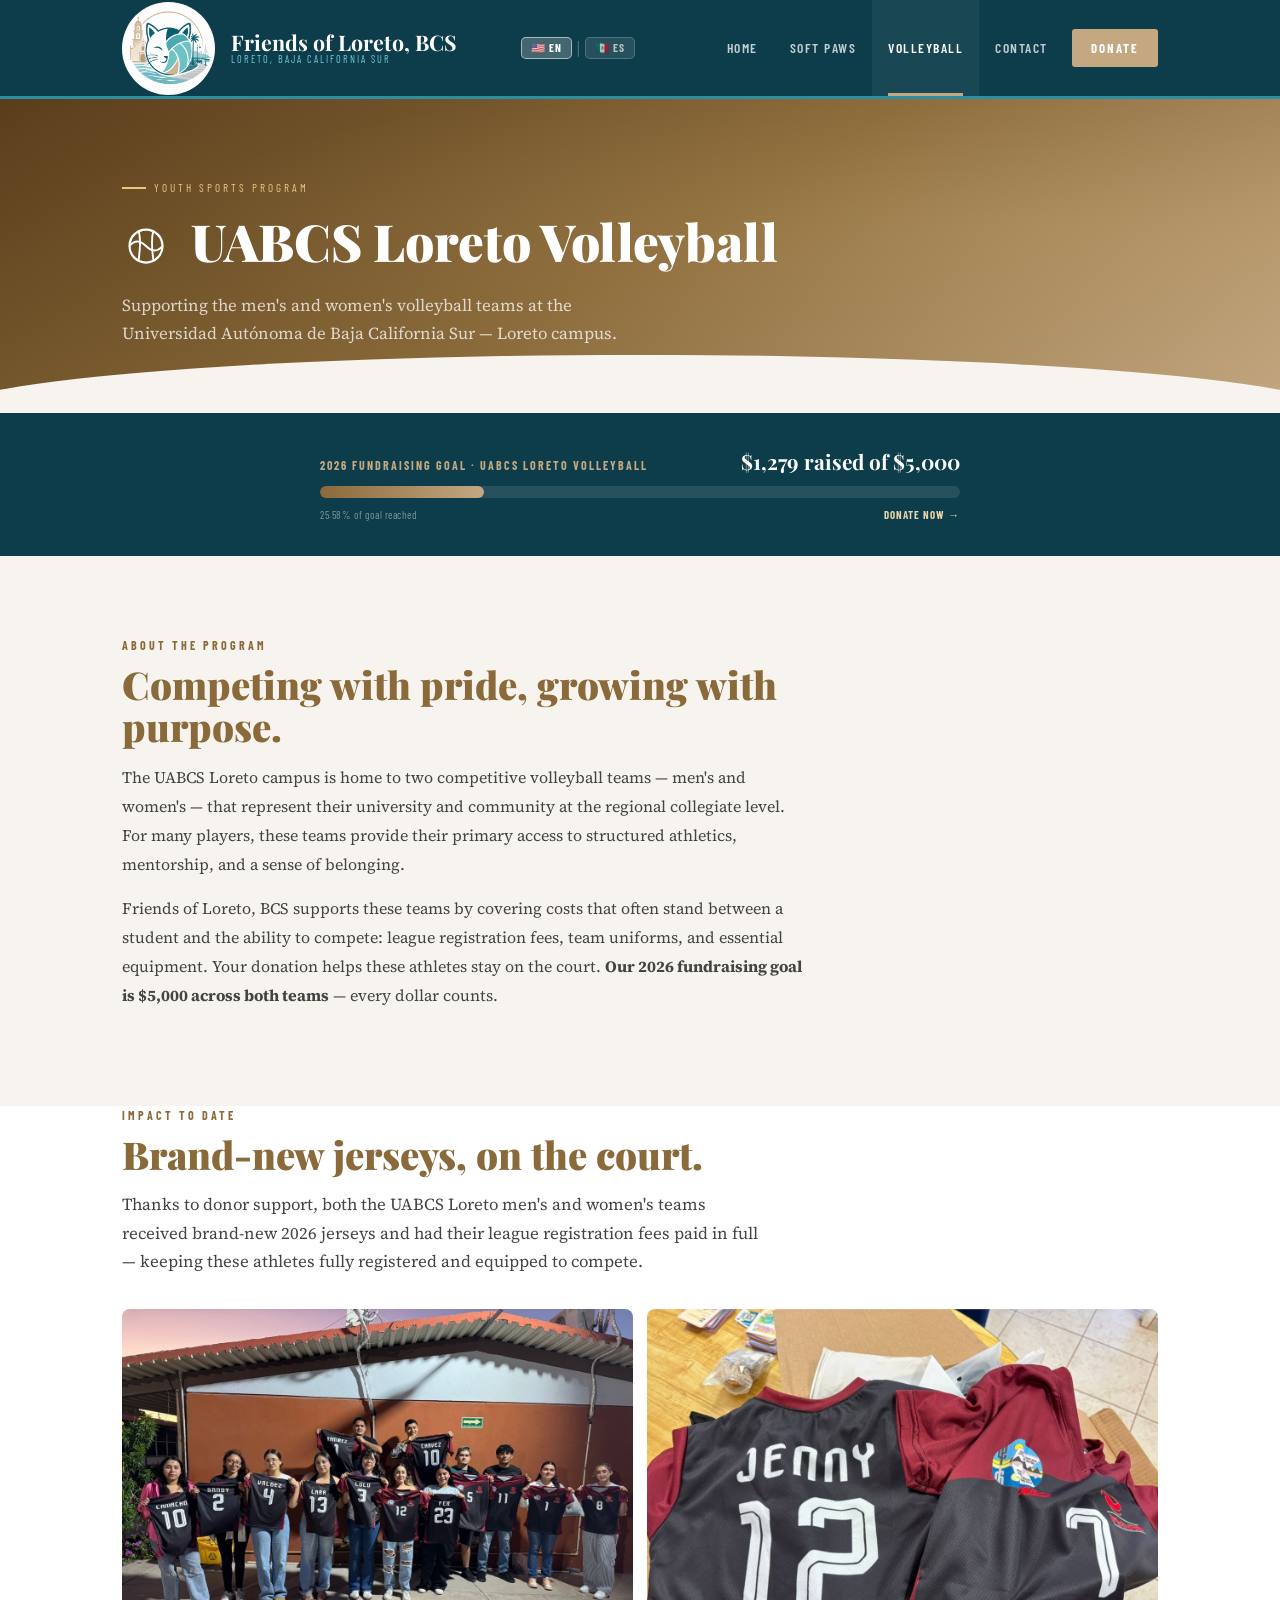
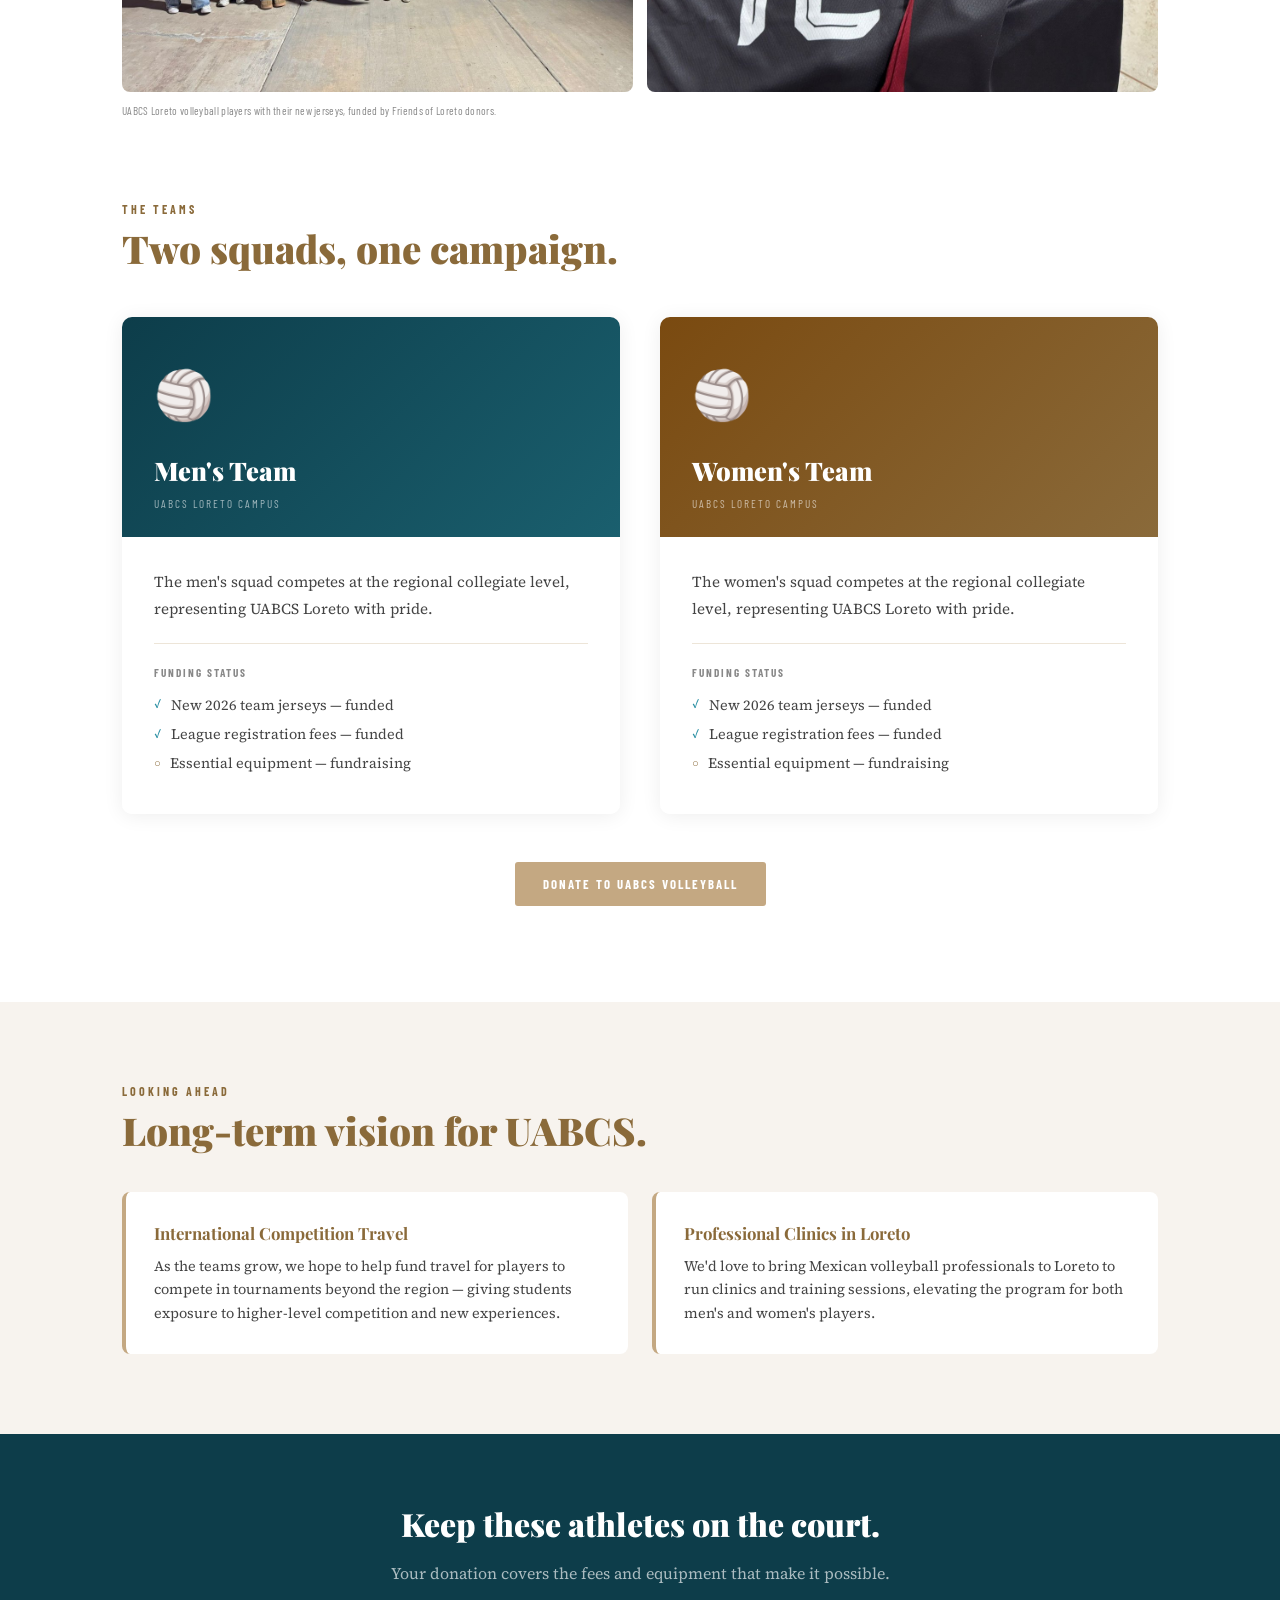
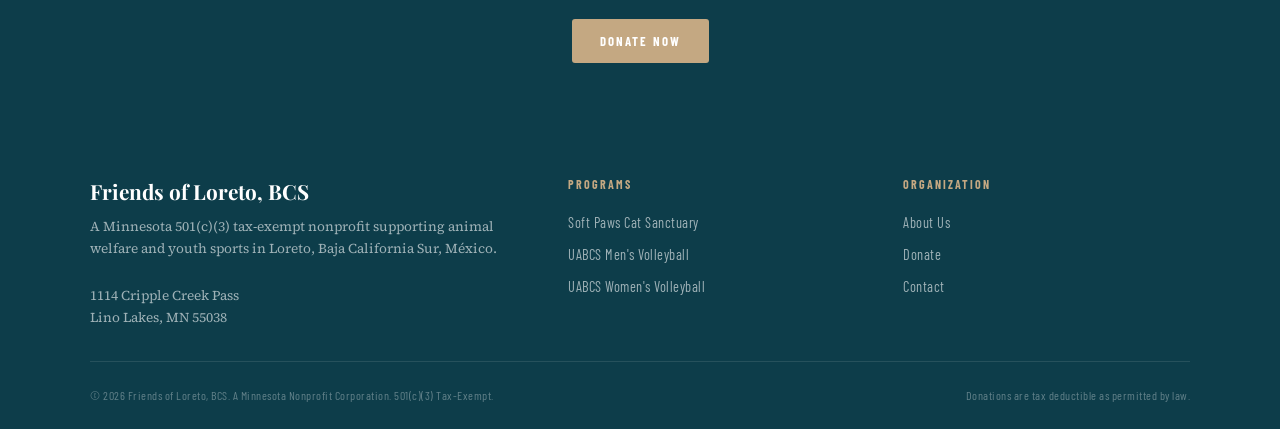
<file: volleyball.html>
<!DOCTYPE html>
<html lang="en">
<head>
  <meta charset="UTF-8">
  <meta name="viewport" content="width=device-width, initial-scale=1.0">
  <title>UABCS Volleyball — Friends of Loreto, BCS</title>
  <link rel="stylesheet" href="nav.css">
  <style>
    .page-hero {
      background: linear-gradient(150deg, #5a3e1b 0%, var(--sand-700) 50%, var(--sand-500) 100%);
      padding: 5rem 0 4rem;
      position: relative;
      overflow: hidden;
    }
    .page-hero::before {
      content: '';
      position: absolute;
      inset: 0;
      background: radial-gradient(ellipse at 80% 40%, rgba(255,220,150,0.12) 0%, transparent 60%);
    }
    .page-hero::after {
      content: '';
      position: absolute;
      bottom: -2px; left: 0; right: 0;
      height: 60px;
      background: var(--sand-100);
      clip-path: ellipse(55% 100% at 50% 100%);
    }
    .page-hero-inner {
      position: relative; z-index: 1;
      max-width: 1100px; margin: 0 auto; padding: 0 2rem;
    }
    .page-hero-eyebrow {
      font-family: var(--cond);
      font-size: 0.7rem;
      letter-spacing: 3px;
      text-transform: uppercase;
      color: rgba(255,220,150,0.85);
      margin-bottom: 1rem;
      display: flex; align-items: center; gap: 8px;
    }
    .page-hero-eyebrow::before {
      content: '';
      display: inline-block;
      width: 24px; height: 2px;
      background: rgba(255,220,150,0.85);
    }
    .page-hero h1 {
      font-family: var(--serif);
      font-size: clamp(2.2rem, 4vw, 3.4rem);
      font-weight: 900;
      color: var(--white);
      line-height: 1.1;
      margin-bottom: 1rem;
    }
    .page-hero p {
      color: rgba(255,255,255,0.75);
      font-size: 1.05rem;
      max-width: 540px;
      line-height: 1.7;
    }

    /* ── INTRO ── */
    .intro-section { background: var(--sand-100); padding: 5rem 0; }
    .intro-grid {
      display: grid; grid-template-columns: 1fr 1fr; gap: 4rem; align-items: center;
    }
    .intro-img-placeholder {
      aspect-ratio: 4/3;
      background: linear-gradient(135deg, var(--sand-700), var(--sand-500));
      border-radius: 10px;
      display: flex; flex-direction: column;
      align-items: center; justify-content: center;
      font-size: 4rem;
      gap: 1rem;
    }
    .intro-img-placeholder span {
      font-family: var(--cond);
      font-size: 0.75rem; letter-spacing: 2px; text-transform: uppercase;
      color: rgba(255,255,255,0.5);
    }
    .intro-text p { font-size: 1rem; color: var(--ink-mid); line-height: 1.8; margin-bottom: 1rem; }

    /* ── TEAMS ── */
    .teams-section { padding: 5rem 0 6rem; background: var(--white); }
    .teams-grid { display: grid; grid-template-columns: 1fr 1fr; gap: 2.5rem; margin-top: 3rem; }

    .team-card {
      border-radius: 10px;
      overflow: hidden;
      box-shadow: 0 2px 20px rgba(0,0,0,0.07);
    }
    .team-card-header {
      padding: 2.5rem 2rem 1.5rem;
      position: relative;
    }
    .team-card-header.men { background: linear-gradient(135deg, var(--teal-900), var(--teal-700)); }
    .team-card-header.women { background: linear-gradient(135deg, #7a4a10, var(--sand-700)); }

    .team-emoji { font-size: 3rem; display: block; margin-bottom: 1rem; }
    .team-card-header h3 {
      font-family: var(--serif);
      font-size: 1.6rem; font-weight: 900;
      color: var(--white); margin-bottom: 0.3rem;
    }
    .team-card-header .team-location {
      font-family: var(--cond);
      font-size: 0.7rem; letter-spacing: 2px; text-transform: uppercase;
      color: rgba(255,255,255,0.6);
    }
    .team-card-body { padding: 2rem; background: var(--white); }
    .team-card-body p { font-size: 0.95rem; color: var(--ink-mid); line-height: 1.75; margin-bottom: 1.25rem; }

    .goal-badge {
      display: inline-block;
      font-family: var(--cond);
      font-size: 0.8rem; font-weight: 700; letter-spacing: 1.5px; text-transform: uppercase;
      padding: 0.5rem 1.2rem; border-radius: 3px; color: var(--white);
    }
    .goal-teal { background: var(--teal-700); }
    .goal-sand { background: var(--sand-700); }

    .funding-items {
      margin-top: 1.25rem;
      border-top: 1px solid var(--sand-200);
      padding-top: 1.25rem;
    }
    .funding-items h4 {
      font-family: var(--cond);
      font-size: 0.7rem; letter-spacing: 2px; text-transform: uppercase; font-weight: 700;
      color: var(--ink-light); margin-bottom: 0.75rem;
    }
    .funding-item {
      display: flex; align-items: center; gap: 0.6rem;
      font-size: 0.9rem; color: var(--ink-mid); margin-bottom: 0.4rem;
    }
    .funding-item::before {
      content: '✓';
      font-size: 0.7rem;
      color: var(--teal-500);
      font-weight: 700;
    }

    /* ── LONG TERM ── */
    .longterm-section {
      padding: 5rem 0;
      background: var(--sand-100);
    }
    .longterm-grid {
      display: grid; grid-template-columns: repeat(2, 1fr); gap: 1.5rem; margin-top: 2.5rem;
    }
    .lt-card {
      background: var(--white);
      border-radius: 8px;
      padding: 1.75rem;
      border-left: 4px solid var(--sand-500);
    }
    .lt-card h4 {
      font-family: var(--serif);
      font-size: 1.05rem; font-weight: 700;
      color: var(--sand-700); margin-bottom: 0.5rem;
    }
    .lt-card p { font-size: 0.9rem; color: var(--ink-mid); line-height: 1.65; }

    .cta-strip {
      padding: 4rem 0;
      background: var(--teal-900);
      text-align: center;
    }
    .cta-strip h2 {
      font-family: var(--serif);
      font-size: 2rem; font-weight: 900; color: var(--white); margin-bottom: 0.75rem;
    }
    .cta-strip p { color: rgba(255,255,255,0.65); margin-bottom: 2rem; }

    /* ── IMPACT PHOTO GRID ── */
    .impact-photo-grid {
      display: grid;
      grid-template-columns: repeat(2, 1fr);
      gap: 0.85rem;
      margin-top: 2rem;
    }
    .impact-photo-grid img {
      width: 100%;
      object-fit: cover;
      border-radius: 8px;
      display: block;
      aspect-ratio: 4/3;
    }
    .impact-photo-caption {
      font-family: var(--cond);
      font-size: 0.7rem;
      color: var(--ink-light);
      margin-top: 0.6rem;
      letter-spacing: 0.3px;
    }
    .status-badge {
      display: inline-block;
      font-family: var(--cond);
      font-size: 0.65rem;
      letter-spacing: 1.5px;
      text-transform: uppercase;
      font-weight: 700;
      padding: 3px 10px;
      border-radius: 2px;
      background: var(--teal-500);
      color: var(--white);
      margin-left: 0.5rem;
      vertical-align: middle;
    }

    /* Override the generic checkmark so only funded items show ✓ */
    .funding-item.needed::before {
      content: '○';
      color: var(--sand-700);
    }
  </style>
</head>
<body>

<div id="site-nav"></div>

<section class="page-hero">
  <div class="page-hero-inner">
    <div class="page-hero-eyebrow" data-en="Youth Sports Program" data-es="Programa de Deporte Juvenil">Youth Sports Program</div>
    <h1>
      <svg width="48" height="48" viewBox="0 0 64 64" fill="none" xmlns="http://www.w3.org/2000/svg" style="vertical-align:middle; margin-right:10px; margin-bottom:6px;">
        <circle cx="32" cy="32" r="22" stroke="white" stroke-width="3"/>
        <path d="M10 32 Q20 20 32 32 Q44 44 54 32" stroke="white" stroke-width="2.5"/>
        <path d="M22 11 Q26 24 22 52" stroke="white" stroke-width="2.5"/>
        <path d="M42 11 Q38 24 42 52" stroke="white" stroke-width="2.5"/>
      </svg>
      UABCS Loreto Volleyball
    </h1>
    <p data-en="Supporting the men's and women's volleyball teams at the Universidad Autónoma de Baja California Sur — Loreto campus." data-es="Apoyando a los equipos varonil y femenil de voleibol de la Universidad Autónoma de Baja California Sur — campus Loreto.">Supporting the men's and women's volleyball teams at the Universidad Autónoma de Baja California Sur — Loreto campus.</p>
  </div>
</section>


<!-- PROGRESS TRACKER -->
<section style="background: var(--teal-900); padding: 2rem 0;">
  <div class="container">
    <div style="max-width:640px; margin:0 auto;">
      <div style="display:flex; justify-content:space-between; align-items:baseline; margin-bottom:0.5rem;">
        <span style="font-family:var(--cond); font-size:0.75rem; letter-spacing:2px; text-transform:uppercase; color:var(--sand-500); font-weight:700;" data-en="2026 Fundraising Goal · UABCS Loreto Volleyball" data-es="Meta de Recaudación 2026 · Voleibol UABCS Loreto">2026 Fundraising Goal · UABCS Loreto Volleyball</span>
        <span style="font-family:var(--serif); font-size:1.3rem; font-weight:700; color:var(--white);" data-en="$1,279 raised of $5,000" data-es="$1,279 recaudados de $5,000">$1,279 raised of $5,000</span>
      </div>
      <div style="height:12px; background:rgba(255,255,255,0.1); border-radius:6px; overflow:hidden; margin-bottom:0.5rem;">
        <div style="width:25.58%; height:100%; background:linear-gradient(90deg, var(--sand-700), var(--sand-500)); border-radius:6px; transition:width 1s ease;"></div>
      </div>
      <div style="display:flex; justify-content:space-between;">
        <span style="font-family:var(--cond); font-size:0.68rem; color:rgba(255,255,255,0.45); letter-spacing:0.5px;" data-en="25.58% of goal reached" data-es="25.58% de la meta alcanzada">25.58% of goal reached</span>
        <a href="https://www.zeffy.com/en-US/donation-form/donate-to-uabcs-loreto-volleyball" target="_blank" style="font-family:var(--cond); font-size:0.68rem; font-weight:700; letter-spacing:1px; text-transform:uppercase; color:var(--sand-300, #e8d4a8); text-decoration:none;" data-en="Donate Now →" data-es="Donar Ahora →">Donate Now →</a>
      </div>
    </div>
  </div>
</section>

<!-- INTRO -->
<section class="intro-section">
  <div class="container">
    <div style="max-width:680px;">
      <div class="intro-text">
        <div class="section-eyebrow sand" data-en="About the Program" data-es="Sobre el Programa">About the Program</div>
        <h2 class="section-title sand" data-en="Competing with pride, growing with purpose." data-es="Compitiendo con orgullo, creciendo con propósito.">Competing with pride, growing with purpose.</h2>
        <p>
          The UABCS Loreto campus is home to two competitive volleyball teams — men's and women's — that represent their university and community at the regional collegiate level. For many players, these teams provide their primary access to structured athletics, mentorship, and a sense of belonging.
        </p>
        <p>
          Friends of Loreto, BCS supports these teams by covering costs that often stand between a student and the ability to compete: league registration fees, team uniforms, and essential equipment. Your donation helps these athletes stay on the court. <strong>Our 2026 fundraising goal is $5,000 across both teams</strong> — every dollar counts.
        </p>
      </div>
    </div>
  </div>
</section>

<!-- IMPACT TO DATE -->
<section class="teams-section" style="padding-top:0; padding-bottom:0;">
  <div class="container">
    <div class="section-eyebrow sand" data-en="Impact to Date" data-es="Impacto a la Fecha">Impact to Date</div>
    <h2 class="section-title sand" data-en="Brand-new jerseys, on the court." data-es="Uniformes nuevos, en la cancha.">Brand-new jerseys, on the court.</h2>
    <p class="section-intro" data-en="Thanks to donor support, both the UABCS Loreto men's and women's teams received brand-new 2026 jerseys and had their league registration fees paid in full — keeping these athletes fully registered and equipped to compete." data-es="Gracias al apoyo de los donantes, tanto el equipo varonil como el femenil de UABCS Loreto recibieron uniformes nuevos para la temporada 2026 y sus cuotas de inscripción a la liga fueron pagadas en su totalidad — manteniendo a estos atletas completamente inscritos y equipados para competir.">
      Thanks to donor support, both the UABCS Loreto men's and women's teams received brand-new 2026 jerseys and had their league registration fees paid in full — keeping these athletes fully registered and equipped to compete.
    </p>
    <div class="impact-photo-grid">
      <img src="volleyball-team-jerseys.jpg" alt="UABCS Loreto volleyball players holding up their brand-new 2026 jerseys">
      <img src="volleyball-jersey-detail.jpg" alt="Close-up of new UABCS Loreto volleyball jerseys">
    </div>
    <div class="impact-photo-caption" data-en="UABCS Loreto volleyball players with their new jerseys, funded by Friends of Loreto donors." data-es="Jugadores de voleibol de UABCS Loreto con sus nuevos uniformes, financiados por donantes de Friends of Loreto.">UABCS Loreto volleyball players with their new jerseys, funded by Friends of Loreto donors.</div>
  </div>
</section>

<!-- TEAMS -->
<section class="teams-section">
  <div class="container">
    <div class="section-eyebrow sand" data-en="The Teams" data-es="Los Equipos">The Teams</div>
    <h2 class="section-title sand" data-en="Two squads, one campaign." data-es="Dos equipos, una campaña.">Two squads, one campaign.</h2>
    <div class="teams-grid">
      <div class="team-card">
        <div class="team-card-header men">
          <span class="team-emoji">🏐</span>
          <h3 data-en="Men's Team" data-es="Equipo Varonil">Men's Team</h3>
          <div class="team-location" data-en="UABCS Loreto Campus" data-es="Campus UABCS Loreto">UABCS Loreto Campus</div>
        </div>
        <div class="team-card-body">
          <p data-en="The men's squad competes at the regional collegiate level, representing UABCS Loreto with pride." data-es="El equipo varonil compite a nivel colegial regional, representando a la UABCS Loreto con orgullo.">The men's squad competes at the regional collegiate level, representing UABCS Loreto with pride.</p>
          <div class="funding-items">
            <h4 data-en="Funding Status" data-es="Estado de Financiamiento">Funding Status</h4>
            <div class="funding-item" data-en="New 2026 team jerseys — funded" data-es="Uniformes nuevos 2026 — financiado">New 2026 team jerseys — funded</div>
            <div class="funding-item" data-en="League registration fees — funded" data-es="Cuotas de inscripción a la liga — financiado">League registration fees — funded</div>
            <div class="funding-item needed" data-en="Essential equipment — fundraising" data-es="Equipo esencial — en recaudación">Essential equipment — fundraising</div>
          </div>
        </div>
      </div>
      <div class="team-card">
        <div class="team-card-header women">
          <span class="team-emoji">🏐</span>
          <h3 data-en="Women's Team" data-es="Equipo Femenil">Women's Team</h3>
          <div class="team-location" data-en="UABCS Loreto Campus" data-es="Campus UABCS Loreto">UABCS Loreto Campus</div>
        </div>
        <div class="team-card-body">
          <p data-en="The women's squad competes at the regional collegiate level, representing UABCS Loreto with pride." data-es="El equipo femenil compite a nivel colegial regional, representando a la UABCS Loreto con orgullo.">The women's squad competes at the regional collegiate level, representing UABCS Loreto with pride.</p>
          <div class="funding-items">
            <h4 data-en="Funding Status" data-es="Estado de Financiamiento">Funding Status</h4>
            <div class="funding-item" data-en="New 2026 team jerseys — funded" data-es="Uniformes nuevos 2026 — financiado">New 2026 team jerseys — funded</div>
            <div class="funding-item" data-en="League registration fees — funded" data-es="Cuotas de inscripción a la liga — financiado">League registration fees — funded</div>
            <div class="funding-item needed" data-en="Essential equipment — fundraising" data-es="Equipo esencial — en recaudación">Essential equipment — fundraising</div>
          </div>
        </div>
      </div>
    </div>
    <div style="text-align:center; margin-top: 3rem;">
      <a href="https://www.zeffy.com/en-US/donation-form/donate-to-uabcs-loreto-volleyball" target="_blank" class="btn btn-sand" data-en="Donate to UABCS Volleyball" data-es="Donar al Voleibol UABCS">Donate to UABCS Volleyball</a>
    </div>
  </div>
</section>

<!-- LONG TERM -->
<section class="longterm-section">
  <div class="container">
    <div class="section-eyebrow sand" data-en="Looking Ahead" data-es="Mirando al Futuro">Looking Ahead</div>
    <h2 class="section-title sand" data-en="Long-term vision for UABCS." data-es="Visión a largo plazo para la UABCS.">Long-term vision for UABCS.</h2>
    <div class="longterm-grid">
      <div class="lt-card">
        <h4 data-en="International Competition Travel" data-es="Viajes a Competencias Internacionales">International Competition Travel</h4>
        <p>As the teams grow, we hope to help fund travel for players to compete in tournaments beyond the region — giving students exposure to higher-level competition and new experiences.</p>
      </div>
      <div class="lt-card">
        <h4 data-en="Professional Clinics in Loreto" data-es="Clínicas Profesionales en Loreto">Professional Clinics in Loreto</h4>
        <p>We'd love to bring Mexican volleyball professionals to Loreto to run clinics and training sessions, elevating the program for both men's and women's players.</p>
      </div>
    </div>
  </div>
</section>

<!-- CTA -->
<section class="cta-strip">
  <div class="container">
    <h2 data-en="Keep these athletes on the court." data-es="Mantén a estos atletas en la cancha.">Keep these athletes on the court.</h2>
    <p data-en="Your donation covers the fees and equipment that make it possible." data-es="Tu donativo cubre las cuotas y el equipo que lo hacen posible.">Your donation covers the fees and equipment that make it possible.</p>
    <a href="https://www.zeffy.com/en-US/donation-form/donate-to-uabcs-loreto-volleyball" target="_blank" class="btn btn-sand" data-en="Donate Now" data-es="Donar Ahora">Donate Now</a>
  </div>
</section>

<div id="site-footer"></div>
<script src="nav.js"></script>
<script>
  document.addEventListener('DOMContentLoaded', function() {
    var saved = localStorage.getItem('forlang') || 'en';
    if (saved === 'es' && typeof setLang === 'function') { setTimeout(function(){ setLang('es'); }, 80); }
  });
</script>
</body>
</html>
</file>
<file: nav.css>
/* ── Shared Nav & Global Styles ─────────────────────────────────────── */
@import url('https://fonts.googleapis.com/css2?family=Playfair+Display:ital,wght@0,700;0,900;1,700&family=Source+Serif+4:ital,wght@0,300;0,400;0,600;1,400&family=Barlow+Condensed:wght@300;400;600;700&display=swap');

*, *::before, *::after { box-sizing: border-box; margin: 0; padding: 0; }

:root {
  --teal-900: #0d3d4a;
  --teal-700: #1a5f6e;
  --teal-500: #2a8fa3;
  --teal-300: #6ec9d8;
  --teal-100: #e8f6f9;
  --sand-700: #8a6a3a;
  --sand-500: #c4a882;
  --sand-200: #ede5d8;
  --sand-100: #f7f3ee;
  --white:    #ffffff;
  --ink:      #1c1c1c;
  --ink-mid:  #444444;
  --ink-light:#888888;
  --serif:    'Playfair Display', Georgia, serif;
  --body:     'Source Serif 4', Georgia, serif;
  --cond:     'Barlow Condensed', 'Arial Narrow', sans-serif;
}

html { scroll-behavior: smooth; }

body {
  font-family: var(--body);
  color: var(--ink);
  background: var(--white);
  line-height: 1.6;
  font-size: 16px;
}

.site-nav {
  position: sticky;
  top: 0;
  z-index: 100;
  background: var(--teal-900);
  border-bottom: 3px solid var(--teal-500);
}

.nav-inner {
  max-width: 1100px;
  margin: 0 auto;
  padding: 0 2rem;
  display: flex;
  align-items: center;
  justify-content: space-between;
  height: 96px;
}

.nav-logo {
  display: flex;
  align-items: center;
  gap: 16px;
  text-decoration: none;
}

.nav-logo img {
  width: 93px;
  height: 93px;
  border-radius: 50%;
  object-fit: contain;
  background: rgba(255,255,255,0.1);
}

.nav-logo-text {
  font-family: var(--serif);
  font-size: 1.34rem;
  font-weight: 700;
  color: var(--white);
  line-height: 1.1;
}

.nav-logo-text span {
  display: block;
  font-family: var(--cond);
  font-size: 0.64rem;
  letter-spacing: 2px;
  font-weight: 400;
  color: var(--teal-300);
  text-transform: uppercase;
}

.nav-links {
  display: flex;
  align-items: center;
  gap: 0;
  list-style: none;
}

.nav-links a {
  display: block;
  padding: 0 1rem;
  height: 96px;
  line-height: 96px;
  font-family: var(--cond);
  font-size: 0.85rem;
  font-weight: 600;
  letter-spacing: 1.5px;
  text-transform: uppercase;
  color: rgba(255,255,255,0.75);
  text-decoration: none;
  transition: color 0.2s, background 0.2s;
  position: relative;
}

.nav-links a::after {
  content: '';
  position: absolute;
  bottom: 0;
  left: 1rem;
  right: 1rem;
  height: 3px;
  background: var(--sand-500);
  transform: scaleX(0);
  transition: transform 0.2s;
}

.nav-links a:hover,
.nav-links a.active {
  color: var(--white);
  background: rgba(255,255,255,0.05);
}

.nav-links a:hover::after,
.nav-links a.active::after {
  transform: scaleX(1);
}

.nav-donate-btn {
  font-family: var(--cond) !important;
  font-size: 0.8rem !important;
  font-weight: 700 !important;
  letter-spacing: 2px !important;
  text-transform: uppercase !important;
  background: var(--sand-500) !important;
  color: var(--white) !important;
  padding: 0 1.2rem !important;
  height: 38px !important;
  line-height: 38px !important;
  border-radius: 3px !important;
  text-decoration: none !important;
  transition: background 0.2s !important;
  display: inline-block;
  margin-left: 0.5rem;
}

.nav-donate-btn::after { display: none !important; }
.nav-donate-btn:hover { background: var(--sand-700) !important; color: var(--white) !important; }

.nav-hamburger {
  display: none;
  flex-direction: column;
  justify-content: center;
  gap: 5px;
  width: 36px;
  height: 36px;
  background: none;
  border: none;
  cursor: pointer;
  padding: 4px;
  flex-shrink: 0;
}

.nav-hamburger span {
  display: block;
  width: 100%;
  height: 2px;
  background: var(--white);
  border-radius: 2px;
  transition: all 0.25s;
}

.nav-hamburger.open span:nth-child(1) { transform: translateY(7px) rotate(45deg); }
.nav-hamburger.open span:nth-child(2) { opacity: 0; }
.nav-hamburger.open span:nth-child(3) { transform: translateY(-7px) rotate(-45deg); }

.site-footer {
  background: var(--teal-900);
  color: rgba(255,255,255,0.7);
  padding: 3rem 2rem 1.5rem;
}

.footer-inner {
  max-width: 1100px;
  margin: 0 auto;
  display: grid;
  grid-template-columns: 1.5fr 1fr 1fr;
  gap: 3rem;
  padding-bottom: 2rem;
  border-bottom: 1px solid rgba(255,255,255,0.1);
}

.footer-brand .footer-org {
  font-family: var(--serif);
  font-size: 1.3rem;
  font-weight: 700;
  color: var(--white);
  margin-bottom: 0.5rem;
}

.footer-brand p { font-size: 0.85rem; line-height: 1.6; color: rgba(255,255,255,0.6); }

.footer-col h4 {
  font-family: var(--cond);
  font-size: 0.75rem;
  letter-spacing: 2px;
  text-transform: uppercase;
  color: var(--sand-500);
  margin-bottom: 1rem;
  font-weight: 700;
}

.footer-col ul { list-style: none; }
.footer-col ul li { margin-bottom: 0.4rem; }
.footer-col ul li a { color: rgba(255,255,255,0.6); text-decoration: none; font-size: 0.9rem; font-family: var(--cond); letter-spacing: 0.5px; transition: color 0.2s; }
.footer-col ul li a:hover { color: var(--teal-300); }

.footer-bottom {
  max-width: 1100px;
  margin: 1.5rem auto 0;
  display: flex;
  justify-content: space-between;
  align-items: center;
  font-family: var(--cond);
  font-size: 0.75rem;
  letter-spacing: 0.5px;
  color: rgba(255,255,255,0.35);
}

.container { max-width: 1100px; margin: 0 auto; padding: 0 2rem; }

.section-eyebrow {
  font-family: var(--cond);
  font-size: 0.75rem;
  letter-spacing: 3px;
  text-transform: uppercase;
  font-weight: 700;
  color: var(--teal-500);
  margin-bottom: 0.5rem;
}

.section-eyebrow.sand { color: var(--sand-700); }

.section-title {
  font-family: var(--serif);
  font-size: clamp(1.8rem, 3vw, 2.8rem);
  font-weight: 900;
  color: var(--teal-700);
  line-height: 1.1;
  margin-bottom: 1rem;
}

.section-title.sand { color: var(--sand-700); }
.section-intro { font-size: 1.05rem; color: var(--ink-mid); max-width: 640px; line-height: 1.7; }

.btn {
  display: inline-block;
  font-family: var(--cond);
  font-size: 0.8rem;
  font-weight: 700;
  letter-spacing: 2px;
  text-transform: uppercase;
  text-decoration: none;
  padding: 0.75rem 1.75rem;
  border-radius: 3px;
  transition: all 0.2s;
  cursor: pointer;
  border: none;
}

.btn-primary { background: var(--teal-700); color: var(--white); }
.btn-primary:hover { background: var(--teal-900); }
.btn-sand { background: var(--sand-500); color: var(--white); }
.btn-sand:hover { background: var(--sand-700); }
.btn-outline { background: transparent; color: var(--teal-700); border: 2px solid var(--teal-700); }
.btn-outline:hover { background: var(--teal-700); color: var(--white); }

/* ── MOBILE ── */
@media (max-width: 768px) {
  .nav-hamburger { display: flex; }

  .nav-links {
    display: none;
    position: absolute;
    top: 96px;
    left: 0;
    right: 0;
    background: var(--teal-900);
    flex-direction: column;
    padding: 1rem 0 1.5rem;
    border-top: 1px solid rgba(255,255,255,0.1);
    box-shadow: 0 8px 24px rgba(0,0,0,0.3);
    z-index: 99;
  }

  .nav-links.open { display: flex; }

  .nav-links a {
    height: auto;
    line-height: 1;
    padding: 0.85rem 2rem;
    font-size: 1rem;
    border-bottom: 1px solid rgba(255,255,255,0.06);
  }

  .nav-links a::after { display: none; }

  .nav-donate-btn {
    margin: 0.75rem 2rem 0 !important;
    height: auto !important;
    line-height: 1 !important;
    padding: 0.85rem 1.5rem !important;
    text-align: center !important;
    display: block !important;
  }

  .footer-inner { grid-template-columns: 1fr; gap: 2rem; }
  .footer-bottom { flex-direction: column; gap: 0.5rem; text-align: center; }
  .container { padding: 0 1.25rem; }

  .hero-inner { grid-template-columns: 1fr !important; padding: 3rem 1.25rem 5rem !important; gap: 2rem !important; }
  .hero-card { display: none; }
  .hero-title { font-size: 2.2rem !important; }
  .hero-actions { flex-direction: column; }
  .btn-hero-primary, .btn-hero-outline { text-align: center; }

  .mission-grid, .intro-grid, .contact-grid, .donate-grid, .campaign-inner,
  .programs-grid, .teams-grid, .longterm-grid, .capital-card-inner {
    grid-template-columns: 1fr !important;
    gap: 2rem !important;
  }

  .project-card { grid-template-columns: 1fr !important; }
  .project-img-placeholder { width: 100% !important; height: 180px !important; aspect-ratio: unset !important; }
  .intro-img-placeholder { height: 200px !important; aspect-ratio: unset !important; }
  .section-title { font-size: 1.8rem !important; }
  .page-hero { padding: 3rem 0 3rem !important; }
  .page-hero h1 { font-size: 2rem !important; }
  .milestones-row, .progress-milestones { grid-template-columns: repeat(3,1fr) !important; gap: 0.5rem !important; }
  .cta-actions { flex-direction: column; align-items: center; }
  .cta-strip h2 { font-size: 1.5rem; }
  .form-row { grid-template-columns: 1fr !important; }
  .btn { width: 100%; text-align: center; }
}

/* ── TABLET ── */
@media (min-width: 769px) and (max-width: 1024px) {
  .programs-grid { grid-template-columns: 1fr 1fr !important; }
  .donate-grid { grid-template-columns: 1fr 300px !important; }
  .hero-inner { gap: 2rem !important; }
}

/* ── Nav language toggle ── */
.lang-toggle-nav {
  display: flex;
  align-items: center;
  gap: 4px;
  margin-right: 0.75rem;
}

.lang-btn-nav {
  background: rgba(255,255,255,0.1);
  border: 1.5px solid rgba(255,255,255,0.2);
  border-radius: 5px;
  color: rgba(255,255,255,0.65);
  font-family: var(--cond);
  font-size: 0.72rem;
  font-weight: 700;
  letter-spacing: 1px;
  padding: 4px 9px;
  cursor: pointer;
  transition: all 0.2s;
  line-height: 1;
}

.lang-btn-nav:hover {
  background: rgba(255,255,255,0.2);
  color: var(--white);
}

.lang-btn-nav.active {
  background: rgba(255,255,255,0.22);
  border-color: rgba(255,255,255,0.55);
  color: var(--white);
}

@media (max-width: 768px) {
  .lang-toggle-nav { margin-right: 0.5rem; }
  .lang-btn-nav { font-size: 0.65rem; padding: 3px 7px; }
}
</file>
